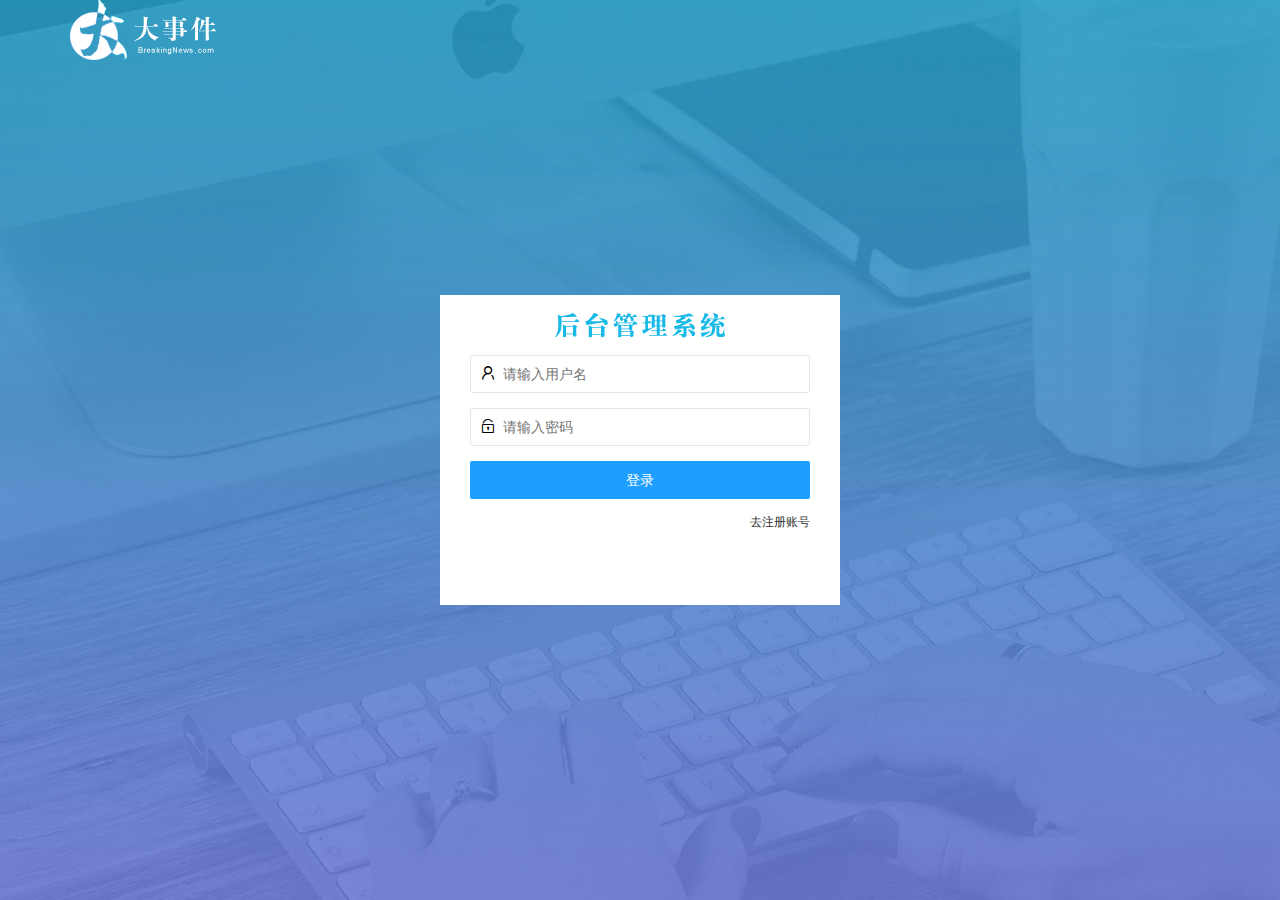
<file: login.html>
<!DOCTYPE html>
<html lang="en">

<head>
    <meta charset="UTF-8">
    <meta http-equiv="X-UA-Compatible" content="IE=edge">
    <meta name="viewport" content="width=device-width, initial-scale=1.0">
    <title>大事件-登录/注册</title>
    <!-- 导入layui样式 -->
    <link rel="stylesheet" href="/assets/lib/layui/css/layui.css">
    <!-- 导入自己的样式表 -->
    <link rel="stylesheet" href="/assets/css/login.css">
</head>

<body>
    <!-- 头部logo区域 -->
    <div class="layui-main">
        <img src="/assets/images/logo.png" alt="" />
    </div>

    <!-- 登录/注册区域 -->
    <div class="loginAndRegBox">
        <div class="title-box"></div>
        <!-- 登录的div -->
        <div class="login-box">
            <!-- 登录表单 -->
            <form class="layui-form" id="form_login">
                <!-- 用户名 -->
                <div class="layui-form-item">
                    <i class="layui-icon layui-icon-username"></i>
                    <input type="text" name="username" required lay-verify="required" placeholder="请输入用户名"
                        autocomplete="off" class="layui-input">
                </div>
                <!-- 密码 -->
                <div class="layui-form-item">
                    <i class="layui-icon layui-icon-password"></i>
                    <input type="password" name="password" required lay-verify="required|pwd" placeholder="请输入密码"
                        autocomplete="off" class="layui-input">
                </div>
                <!-- 登录按钮 -->
                <div class="layui-form-item">
                    <!-- 注意：表单提交按钮和普通按钮的区别是lay-submit属性 -->
                    <button class="layui-btn layui-btn-fluid layui-btn-normal" lay-submit>登录</button>
                </div>
                <div class="layui-form-item links">
                    <a href="javascript:;" id="link_reg">去注册账号</a>
                </div>
            </form>

        </div>

        <!-- 注册的div -->
        <div class="reg-box">
            <!-- 注册表单 -->
            <form class="layui-form" id="form_reg">
                <!-- 注册用户名 -->
                <div class="layui-form-item">
                    <i class="layui-icon layui-icon-username"></i>
                    <input type="text" name="username" required lay-verify="required" placeholder="请输入用户名"
                        autocomplete="off" class="layui-input">
                </div>
                <!-- 密码 -->
                <div class="layui-form-item">
                    <i class="layui-icon layui-icon-password"></i>
                    <input type="password" name="password" required lay-verify="required|pwd" placeholder="请输入密码"
                        autocomplete="off" class="layui-input">
                </div>
                <!-- 验证密码 -->
                <div class="layui-form-item">
                    <i class="layui-icon layui-icon-password"></i>
                    <input type="password" name="repassword" required lay-verify="required|pwd|repwd"
                        placeholder="再次输入密码" autocomplete="off" class="layui-input">
                </div>
                <!-- 注册按钮 -->
                <div class="layui-form-item">
                    <!-- 注意：表单提交按钮和普通按钮的区别是lay-submit属性 -->
                    <button class="layui-btn layui-btn-fluid layui-btn-normal" lay-submit>注册账号</button>
                </div>
                <div class="layui-form-item links">
                    <a href="javascript:;" id="link_login">已有账号？去登录</a>
                </div>
            </form>

        </div>
    </div>

    <!-- 导入layui的js文件 -->
    <script src="/assets/lib/layui/layui.all.js"></script>
    <!-- 导入jquery -->
    <script src="/assets/lib/jquery.js"></script>
    <!-- 导入自己封装的baseAPI文件 -->
    <script src="/assets/js/baseAPI.js"></script>
    <!-- 导入自己的脚本 -->
    <script src="/assets/js/login.js"></script>
</body>

</html>
</file>
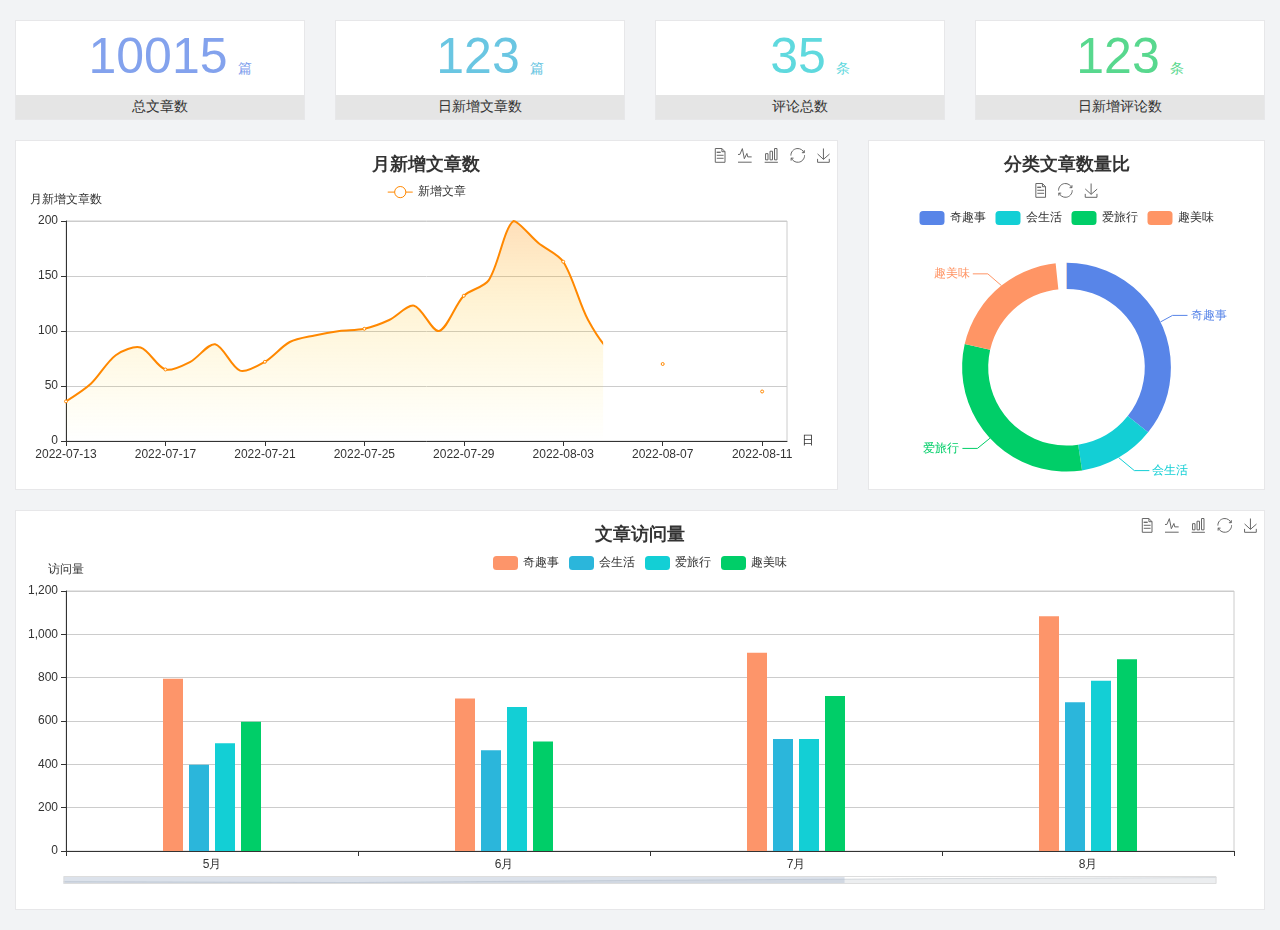
<file: home/dashboard.html>
<!DOCTYPE html>
<html lang="en">

<head>
  <meta charset="UTF-8">
  <meta name="viewport" content="width=device-width, initial-scale=1.0">
  <meta http-equiv="X-UA-Compatible" content="ie=edge">
  <title>图表统计</title>
  <link rel="stylesheet" href="../../assets/lib/bootstrap.css" />
  <link rel="stylesheet" href="../../assets/lib/main.css" />
  <script src="../../assets/lib/jquery.js"></script>
  <script type="text/javascript" src="../../assets/lib/echarts.min.js"></script>
</head>

<body>
  <div class="container-fluid">
    <div class="row spannel_list">
      <div class="col-sm-3 col-xs-6">
        <div class="spannel">
          <em>10015</em><span>篇</span>
          <b>总文章数</b>
        </div>
      </div>
      <div class="col-sm-3 col-xs-6">
        <div class="spannel scolor01">
          <em>123</em><span>篇</span>
          <b>日新增文章数</b>
        </div>
      </div>
      <div class="col-sm-3 col-xs-6">
        <div class="spannel scolor02">
          <em>35</em><span>条</span>
          <b>评论总数</b>
        </div>
      </div>
      <div class="col-sm-3 col-xs-6">
        <div class="spannel scolor03">
          <em>123</em><span>条</span>
          <b>日新增评论数</b>
        </div>
      </div>
    </div>
  </div>

  <div class="container-fluid">
    <div class="row curve-pie">
      <div class="col-lg-8 col-md-8">
        <div class="gragh_pannel" id="curve_show"></div>
      </div>
      <div class="col-lg-4 col-md-4">
        <div class="gragh_pannel" id="pie_show"></div>
      </div>
    </div>
  </div>

  <div class="container-fluid">
    <div class="column_pannel" id="column_show"></div>
  </div>

  <script>
    var oChart = echarts.init(document.getElementById('curve_show'));
    var aList_all = [
      { 'count': 36, 'date': '2022-07-13' },
      { 'count': 52, 'date': '2022-07-14' },
      { 'count': 78, 'date': '2022-07-15' },
      { 'count': 85, 'date': '2022-07-16' },
      { 'count': 65, 'date': '2022-07-17' },
      { 'count': 72, 'date': '2022-07-18' },
      { 'count': 88, 'date': '2022-07-19' },
      { 'count': 64, 'date': '2022-07-20' },
      { 'count': 72, 'date': '2022-07-21' },
      { 'count': 90, 'date': '2022-07-22' },
      { 'count': 96, 'date': '2022-07-23' },
      { 'count': 100, 'date': '2022-07-24' },
      { 'count': 102, 'date': '2022-07-25' },
      { 'count': 110, 'date': '2022-07-26' },
      { 'count': 123, 'date': '2022-07-27' },
      { 'count': 100, 'date': '2022-07-28' },
      { 'count': 132, 'date': '2022-07-29' },
      { 'count': 146, 'date': '2022-07-30' },
      { 'count': 200, 'date': '2022-08-01' },
      { 'count': 180, 'date': '2022-08-02' },
      { 'count': 163, 'date': '2022-08-03' },
      { 'count': 110, 'date': '2022-08-04' },
      { 'count': 80, 'date': '2022-08-05' },
      { 'count': 82, 'date': '2022-08-06' },
      { 'count': 70, 'date': '2022-08-07' },
      { 'count': 65, 'date': '2022-08-08' },
      { 'count': 54, 'date': '2022-08-09' },
      { 'count': 40, 'date': '2022-08-10' },
      { 'count': 45, 'date': '2022-08-11' },
      { 'count': 38, 'date': '2022-08-12' },
    ];

    let aCount = [];
    let aDate = [];

    for (var i = 0; i < aList_all.length; i++) {
      aCount.push(aList_all[i].count);
      aDate.push(aList_all[i].date);
    }

    var chartopt = {
      title: {
        text: '月新增文章数',
        left: 'center',
        top: '10'
      },
      tooltip: {
        trigger: 'axis'
      },
      legend: {
        data: ['新增文章'],
        top: '40'
      },
      toolbox: {
        show: true,
        feature: {
          mark: { show: true },
          dataView: { show: true, readOnly: false },
          magicType: { show: true, type: ['line', 'bar'] },
          restore: { show: true },
          saveAsImage: { show: true }
        }
      },
      calculable: true,
      xAxis: [
        {
          name: '日',
          type: 'category',
          boundaryGap: false,
          data: aDate
        }
      ],
      yAxis: [
        {
          name: '月新增文章数',
          type: 'value'
        }
      ],
      series: [
        {
          name: '新增文章',
          type: 'line',
          smooth: true,
          itemStyle: { normal: { areaStyle: { type: 'default' }, color: '#f80' }, lineStyle: { color: '#f80' } },
          data: aCount
        }],
      areaStyle: {
        normal: {
          color: new echarts.graphic.LinearGradient(0, 0, 0, 1, [{
            offset: 0,
            color: 'rgba(255,136,0,0.39)'
          }, {
            offset: .34,
            color: 'rgba(255,180,0,0.25)'
          }, {
            offset: 1,
            color: 'rgba(255,222,0,0.00)'
          }])

        }
      },
      grid: {
        show: true,
        x: 50,
        x2: 50,
        y: 80,
        height: 220
      }
    };

    oChart.setOption(chartopt);


    var oPie = echarts.init(document.getElementById('pie_show'));
    var oPieopt =
    {
      title: {
        top: 10,
        text: '分类文章数量比',
        x: 'center'
      },
      tooltip: {
        trigger: 'item',
        formatter: "{a} <br/>{b} : {c} ({d}%)"
      },
      color: ['#5885e8', '#13cfd5', '#00ce68', '#ff9565'],
      legend: {
        x: 'center',
        top: 65,
        data: ['奇趣事', '会生活', '爱旅行', '趣美味']
      },
      toolbox: {
        show: true,
        x: 'center',
        top: 35,
        feature: {
          mark: { show: true },
          dataView: { show: true, readOnly: false },
          magicType: {
            show: true,
            type: ['pie', 'funnel'],
            option: {
              funnel: {
                x: '25%',
                width: '50%',
                funnelAlign: 'left',
                max: 1548
              }
            }
          },
          restore: { show: true },
          saveAsImage: { show: true }
        }
      },
      calculable: true,
      series: [
        {
          name: '访问来源',
          type: 'pie',
          radius: ['45%', '60%'],
          center: ['50%', '65%'],
          data: [
            { value: 300, name: '奇趣事' },
            { value: 100, name: '会生活' },
            { value: 260, name: '爱旅行' },
            { value: 180, name: '趣美味' }
          ]
        }
      ]
    };
    oPie.setOption(oPieopt);



    var oColumn = this.echarts.init(document.getElementById('column_show'));
    var oColumnopt =
    {
      title: {
        text: '文章访问量',
        left: 'center',
        top: '10'
      },
      tooltip: {
        trigger: 'axis'
      },
      legend: {
        data: ['奇趣事', '会生活', '爱旅行', '趣美味'],
        top: '40'
      },
      toolbox: {
        show: true,
        feature: {
          mark: { show: true },
          dataView: { show: true, readOnly: false },
          magicType: { show: true, type: ['line', 'bar'] },
          restore: { show: true },
          saveAsImage: { show: true }
        }
      },
      calculable: true,
      xAxis: [
        {
          type: 'category',
          data: ['5月', '6月', '7月', '8月', '9月']
        }
      ],
      yAxis: [
        {
          name: '访问量',
          type: 'value'
        }
      ],
      series: [
        {
          name: '奇趣事',
          type: 'bar',
          barWidth: 20,
          itemStyle: {
            normal: { areaStyle: { type: 'default' }, color: '#fd956a' }
          },
          data: [800, 708, 920, 1090, 1200]
        },
        {
          name: '会生活',
          type: 'bar',
          barWidth: 20,
          itemStyle: {
            normal: { areaStyle: { type: 'default' }, color: '#2bb6db' }
          },
          data: [400, 468, 520, 690, 800]
        },
        {
          name: '爱旅行',
          type: 'bar',
          barWidth: 20,
          itemStyle: {
            normal: { areaStyle: { type: 'default' }, color: '#13cfd5' }
          },
          data: [500, 668, 520, 790, 900]
        },
        {
          name: '趣美味',
          type: 'bar',
          barWidth: 20,
          itemStyle: {
            normal: { areaStyle: { type: 'default' }, color: '#00ce68' }
          },
          data: [600, 508, 720, 890, 1000]
        }
      ],
      grid: {
        show: true,
        x: 50,
        x2: 30,
        y: 80,
        height: 260
      },
      dataZoom: [//给x轴设置滚动条
        {
          start: 0,//默认为0
          end: 100 - 1000 / 31,//默认为100
          type: 'slider',
          show: true,
          xAxisIndex: [0],
          handleSize: 0,//滑动条的 左右2个滑动条的大小
          height: 8,//组件高度
          left: 45, //左边的距离
          right: 50,//右边的距离
          bottom: 26,//右边的距离
          handleColor: '#ddd',//h滑动图标的颜色
          handleStyle: {
            borderColor: "#cacaca",
            borderWidth: "1",
            shadowBlur: 2,
            background: "#ddd",
            shadowColor: "#ddd",
          }
        }]
    };
    oColumn.setOption(oColumnopt);
  </script>
</body>

</html>
</file>
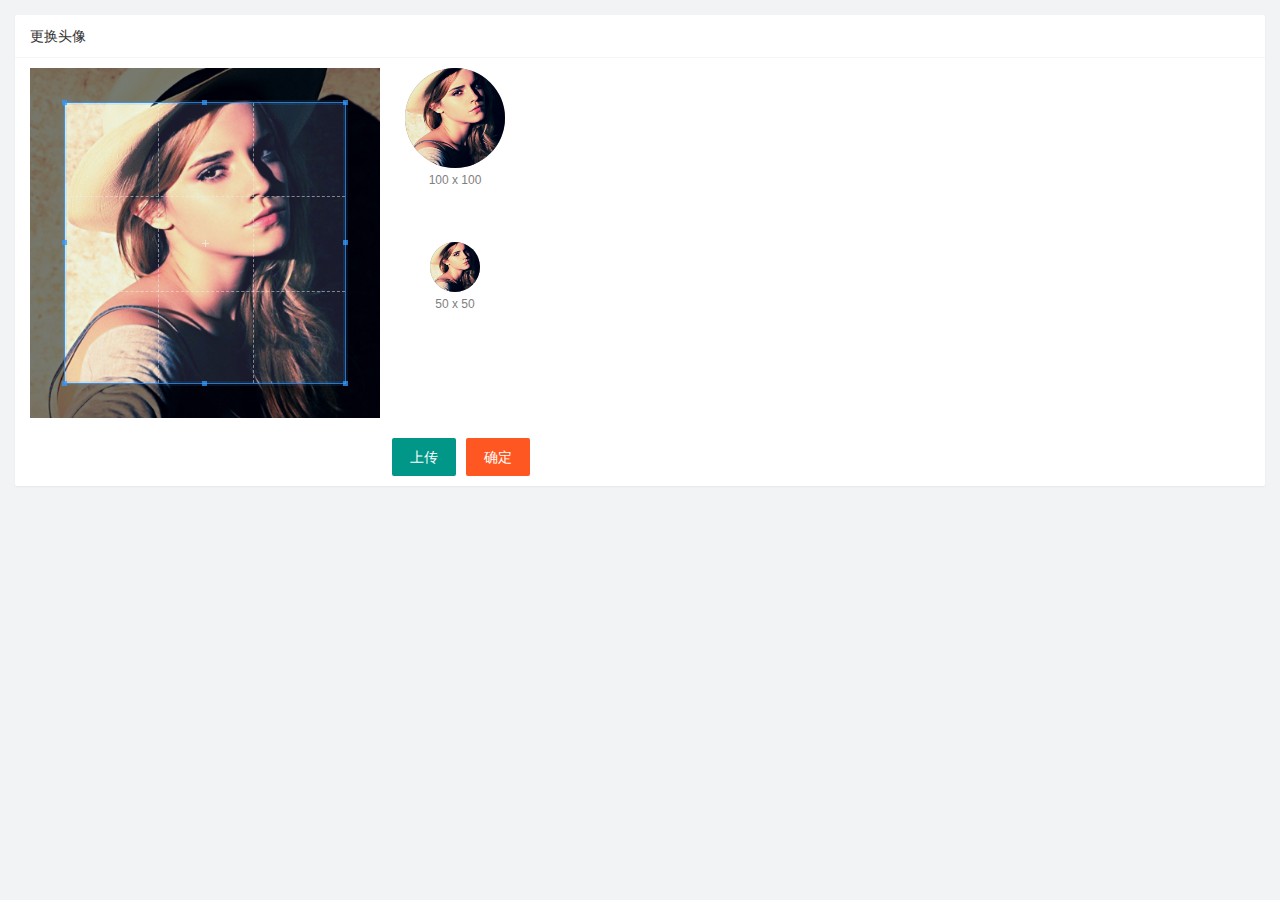
<file: user/userAvatar.html>
<!DOCTYPE html>
<html lang="en">

<head>
    <meta charset="UTF-8">
    <meta http-equiv="X-UA-Compatible" content="IE=edge">
    <meta name="viewport" content="width=device-width, initial-scale=1.0">
    <title>Document</title>
    <link rel="stylesheet" href="/assets/lib/layui/css/layui.css">
    <link rel="stylesheet" href="/assets/css/user/userAvatar.css">
    <!-- 导入cropper -->
    <link rel="stylesheet" href="/assets/lib/cropper/cropper.css">
</head>

<body>
    <!-- 卡片区域 -->
    <div class="layui-card">
        <div class="layui-card-header">更换头像</div>
        <div class="layui-card-body">
            <!-- 第一行的图片裁剪和预览区域 -->
            <div class="row1">
                <!-- 图片裁剪区域 -->
                <div class="cropper-box">
                    <!-- 这个 img 标签很重要，将来会把它初始化为裁剪区域 -->
                    <img id="image" src="/assets/images/sample.jpg" />
                </div>
                <!-- 图片的预览区域 -->
                <div class="preview-box">
                    <div>
                        <!-- 宽高为 100px 的预览区域 -->
                        <div class="img-preview w100"></div>
                        <p class="size">100 x 100</p>
                    </div>
                    <div>
                        <!-- 宽高为 50px 的预览区域 -->
                        <div class="img-preview w50"></div>
                        <p class="size">50 x 50</p>
                    </div>
                </div>
            </div>

            <!-- 第二行的按钮区域 -->
            <div class="row2">
                <!-- 通过accept属性可以指定允许用户选择什么类型的文件 -->
                <input type="file" id="file" accept="image/png, image/jpeg">
                <button type="button" class="layui-btn" id="btnChooseImg">上传</button>
                <button type="button" class="layui-btn layui-btn-danger" id="btnUpload">确定</button>
            </div>
        </div>
    </div>
    <script src="/assets/lib/layui/layui.all.js"></script>
    <script src="/assets/lib/jquery.js"></script>
    <script src="/assets/lib/cropper/Cropper.js"></script>
    <script src="/assets/lib/cropper/jquery-cropper.js"></script>
    <script src="/assets/js/baseAPI.js"></script>
    <script src="/assets/js/user/userAvatar.js"></script>
</body>

</html>
</file>
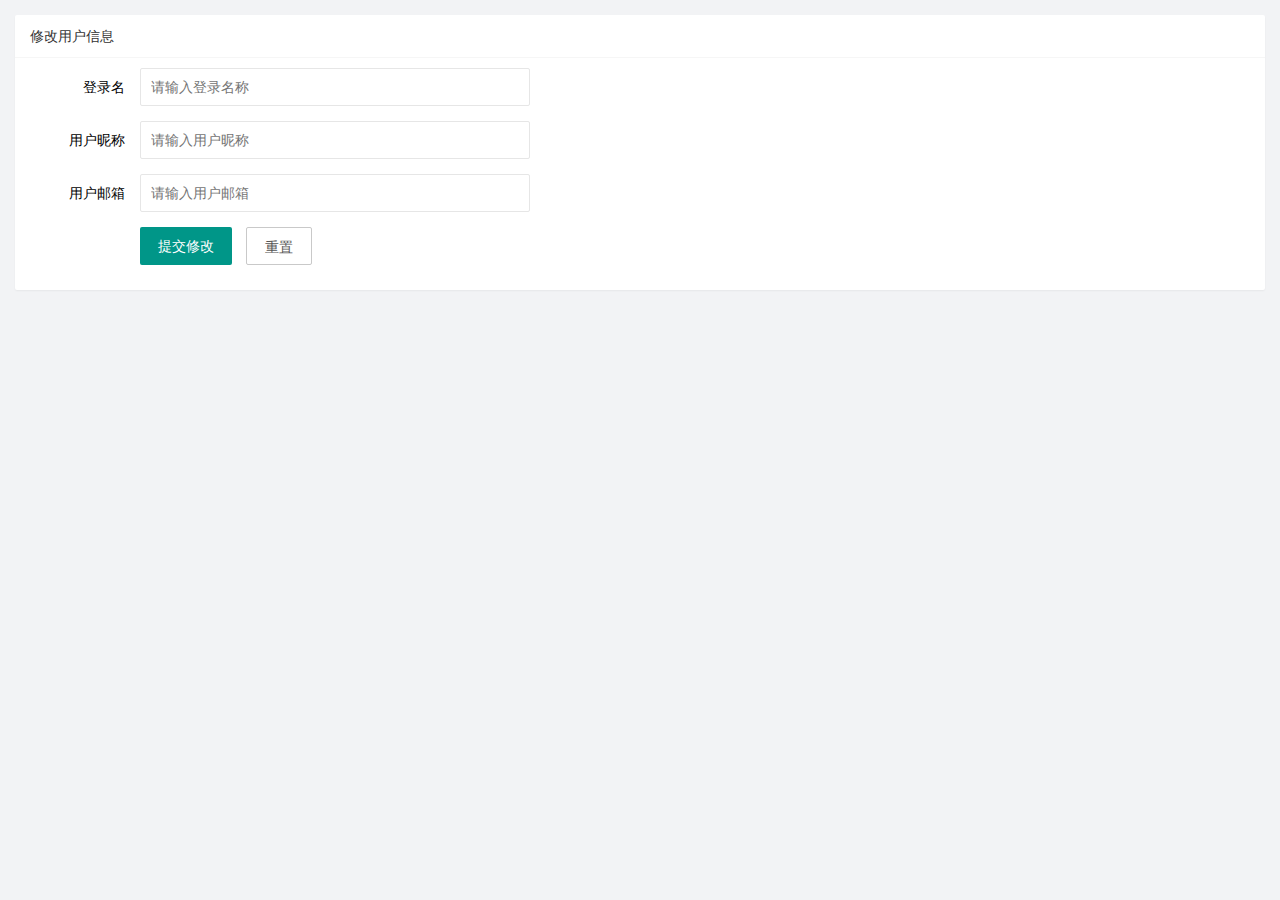
<file: user/userInfo.html>
<!DOCTYPE html>
<html lang="en">

<head>
    <meta charset="UTF-8">
    <meta http-equiv="X-UA-Compatible" content="IE=edge">
    <meta name="viewport" content="width=device-width, initial-scale=1.0">
    <title>个人信息</title>
    <!-- 导入layui的样式 -->
    <link rel="stylesheet" href="/assets/lib/layui/css/layui.css">
    <!-- 导入自己的样式表 -->
    <link rel="stylesheet" href="/assets/css/user/userInfo.css">
</head>

<body>
    <!-- 卡片区域 -->
    <div class="layui-card">
        <div class="layui-card-header">修改用户信息</div>
        <div class="layui-card-body">
            <!-- form表单区域 -->
            <form class="layui-form" lay-filter="formUserInfo">
                <!-- 隐藏域 -->
                <input type="hidden" name="id" />
                <div class="layui-form-item">
                    <label class="layui-form-label">登录名</label>
                    <div class="layui-input-block">
                        <input type="text" name="username" required lay-verify="required" placeholder="请输入登录名称"
                            autocomplete="off" class="layui-input" readonly>
                    </div>
                </div>

                <div class="layui-form-item">
                    <label class="layui-form-label">用户昵称</label>
                    <div class="layui-input-block">
                        <input type="text" name="nickname" required lay-verify="required|nickname" placeholder="请输入用户昵称"
                            autocomplete="off" class="layui-input">
                    </div>
                </div>

                <div class="layui-form-item">
                    <label class="layui-form-label">用户邮箱</label>
                    <div class="layui-input-block">
                        <input type="text" name="email" required lay-verify="required|email" placeholder="请输入用户邮箱"
                            autocomplete="off" class="layui-input">
                    </div>
                </div>

                <div class="layui-form-item">
                    <div class="layui-input-block">
                        <button class="layui-btn" lay-submit lay-filter="formDemo">提交修改</button>
                        <button type="reset" class="layui-btn layui-btn-primary" id="btnReset">重置</button>
                    </div>
                </div>
            </form>
        </div>
    </div>

    <!-- 导入layui的js文件 -->
    <script src="/assets/lib/layui/layui.all.js"></script>
    <!-- jQuery -->
    <script src="/assets/lib/jquery.js"></script>
    <!-- 导入baseAPI -->
    <script src="/assets/js/baseAPI.js"></script>
    <!-- 自己的js -->
    <script src="/assets/js/user/userInfo.js"></script>
</body>

</html>
</file>
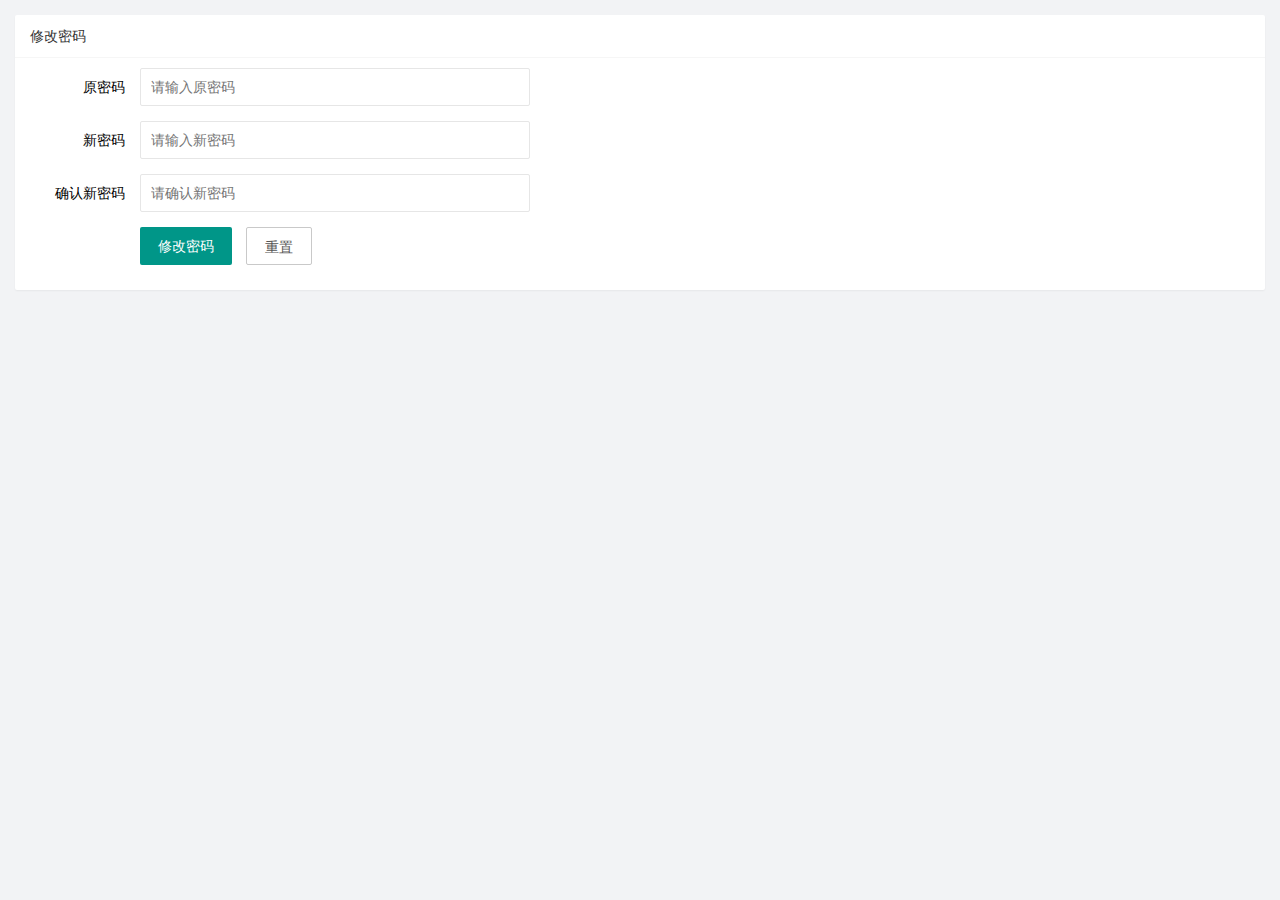
<file: user/userPwd.html>
<!DOCTYPE html>
<html lang="en">

<head>
    <meta charset="UTF-8">
    <meta http-equiv="X-UA-Compatible" content="IE=edge">
    <meta name="viewport" content="width=device-width, initial-scale=1.0">
    <title>Document</title>
    <link rel="stylesheet" href="/assets/lib/layui/css/layui.css">
    <link rel="stylesheet" href="/assets/css/user/userPwd.css">
</head>

<body>
    <!-- 卡片部分 -->
    <div class="layui-card">
        <div class="layui-card-header">修改密码</div>
        <div class="layui-card-body">
            <form class="layui-form">
                <div class="layui-form-item">
                    <label class="layui-form-label">原密码</label>
                    <div class="layui-input-block">
                        <input type="password" name="oldPwd" required lay-verify="required|pwd" placeholder="请输入原密码"
                            autocomplete="off" class="layui-input">
                    </div>
                </div>
                <div class="layui-form-item">
                    <label class="layui-form-label">新密码</label>
                    <div class="layui-input-block">
                        <input type="password" name="newPwd" required lay-verify="required|pwd|samePwd"
                            placeholder="请输入新密码" autocomplete="off" class="layui-input">
                    </div>
                </div>
                <div class="layui-form-item">
                    <label class="layui-form-label">确认新密码</label>
                    <div class="layui-input-block">
                        <input type="password" name="rePwd" required lay-verify="required|pwd|rePwd"
                            placeholder="请确认新密码" autocomplete="off" class="layui-input">
                    </div>
                </div>
                <div class="layui-form-item">
                    <div class="layui-input-block">
                        <button class="layui-btn" lay-submit lay-filter="formDemo">修改密码</button>
                        <button type="reset" class="layui-btn layui-btn-primary">重置</button>
                    </div>
                </div>
            </form>
        </div>
    </div>
    <!-- layui JS -->
    <script src="/assets/lib/layui/layui.all.js"></script>
    <!-- jQuery -->
    <script src="/assets/lib/jquery.js"></script>
    <!-- baseAPi -->
    <script src="/assets/js/baseAPI.js"></script>
    <!-- 自己的js -->
    <script src="/assets/js/user/userPwd.js"></script>
</body>

</html>
</file>
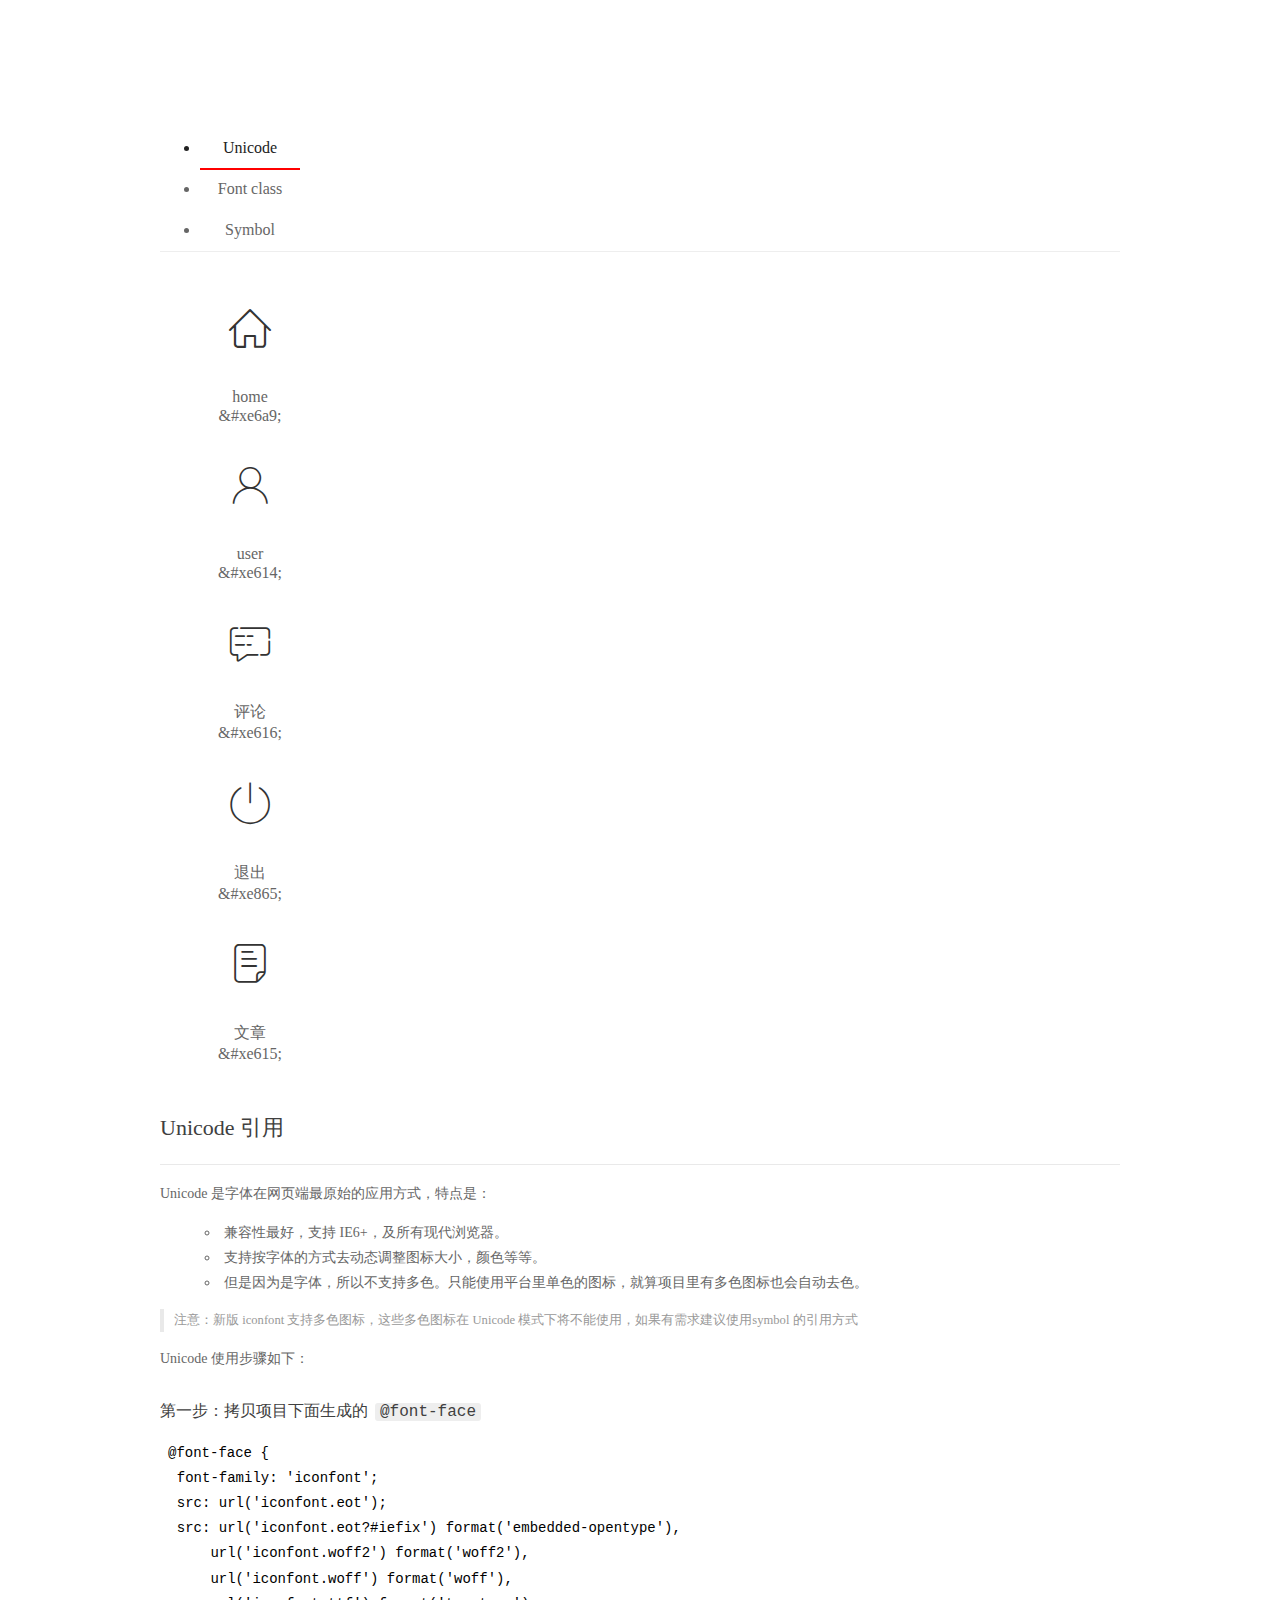
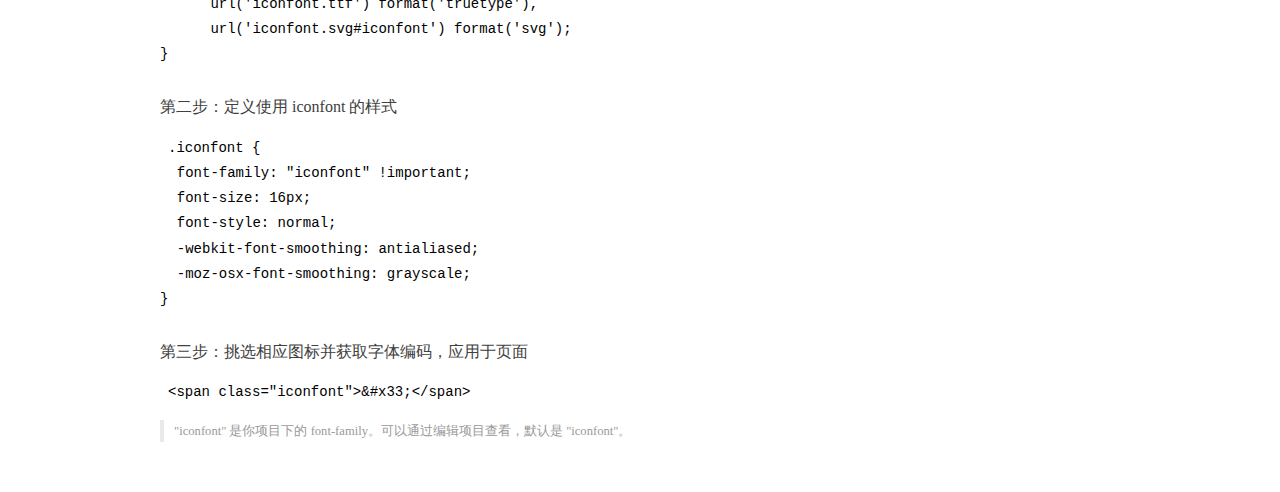
<file: assets/fonts/demo_index.html>
<!DOCTYPE html>
<html>
<head>
  <meta charset="utf-8"/>
  <title>IconFont Demo</title>
  <link rel="shortcut icon" href="https://gtms04.alicdn.com/tps/i4/TB1_oz6GVXXXXaFXpXXJDFnIXXX-64-64.ico" type="image/x-icon"/>
  <link rel="stylesheet" href="https://g.alicdn.com/thx/cube/1.3.2/cube.min.css">
  <link rel="stylesheet" href="demo.css">
  <link rel="stylesheet" href="iconfont.css">
  <script src="iconfont.js"></script>
  <!-- jQuery -->
  <script src="https://a1.alicdn.com/oss/uploads/2018/12/26/7bfddb60-08e8-11e9-9b04-53e73bb6408b.js"></script>
  <!-- 代码高亮 -->
  <script src="https://a1.alicdn.com/oss/uploads/2018/12/26/a3f714d0-08e6-11e9-8a15-ebf944d7534c.js"></script>
</head>
<body>
  <div class="main">
    <h1 class="logo"><a href="https://www.iconfont.cn/" title="iconfont 首页" target="_blank">&#xe86b;</a></h1>
    <div class="nav-tabs">
      <ul id="tabs" class="dib-box">
        <li class="dib active"><span>Unicode</span></li>
        <li class="dib"><span>Font class</span></li>
        <li class="dib"><span>Symbol</span></li>
      </ul>
      
    </div>
    <div class="tab-container">
      <div class="content unicode" style="display: block;">
          <ul class="icon_lists dib-box">
          
            <li class="dib">
              <span class="icon iconfont">&#xe6a9;</span>
                <div class="name">home</div>
                <div class="code-name">&amp;#xe6a9;</div>
              </li>
          
            <li class="dib">
              <span class="icon iconfont">&#xe614;</span>
                <div class="name">user</div>
                <div class="code-name">&amp;#xe614;</div>
              </li>
          
            <li class="dib">
              <span class="icon iconfont">&#xe616;</span>
                <div class="name">评论</div>
                <div class="code-name">&amp;#xe616;</div>
              </li>
          
            <li class="dib">
              <span class="icon iconfont">&#xe865;</span>
                <div class="name">退出</div>
                <div class="code-name">&amp;#xe865;</div>
              </li>
          
            <li class="dib">
              <span class="icon iconfont">&#xe615;</span>
                <div class="name">文章</div>
                <div class="code-name">&amp;#xe615;</div>
              </li>
          
          </ul>
          <div class="article markdown">
          <h2 id="unicode-">Unicode 引用</h2>
          <hr>

          <p>Unicode 是字体在网页端最原始的应用方式，特点是：</p>
          <ul>
            <li>兼容性最好，支持 IE6+，及所有现代浏览器。</li>
            <li>支持按字体的方式去动态调整图标大小，颜色等等。</li>
            <li>但是因为是字体，所以不支持多色。只能使用平台里单色的图标，就算项目里有多色图标也会自动去色。</li>
          </ul>
          <blockquote>
            <p>注意：新版 iconfont 支持多色图标，这些多色图标在 Unicode 模式下将不能使用，如果有需求建议使用symbol 的引用方式</p>
          </blockquote>
          <p>Unicode 使用步骤如下：</p>
          <h3 id="-font-face">第一步：拷贝项目下面生成的 <code>@font-face</code></h3>
<pre><code class="language-css"
>@font-face {
  font-family: 'iconfont';
  src: url('iconfont.eot');
  src: url('iconfont.eot?#iefix') format('embedded-opentype'),
      url('iconfont.woff2') format('woff2'),
      url('iconfont.woff') format('woff'),
      url('iconfont.ttf') format('truetype'),
      url('iconfont.svg#iconfont') format('svg');
}
</code></pre>
          <h3 id="-iconfont-">第二步：定义使用 iconfont 的样式</h3>
<pre><code class="language-css"
>.iconfont {
  font-family: "iconfont" !important;
  font-size: 16px;
  font-style: normal;
  -webkit-font-smoothing: antialiased;
  -moz-osx-font-smoothing: grayscale;
}
</code></pre>
          <h3 id="-">第三步：挑选相应图标并获取字体编码，应用于页面</h3>
<pre>
<code class="language-html"
>&lt;span class="iconfont"&gt;&amp;#x33;&lt;/span&gt;
</code></pre>
          <blockquote>
            <p>"iconfont" 是你项目下的 font-family。可以通过编辑项目查看，默认是 "iconfont"。</p>
          </blockquote>
          </div>
      </div>
      <div class="content font-class">
        <ul class="icon_lists dib-box">
          
          <li class="dib">
            <span class="icon iconfont icon-home"></span>
            <div class="name">
              home
            </div>
            <div class="code-name">.icon-home
            </div>
          </li>
          
          <li class="dib">
            <span class="icon iconfont icon-user"></span>
            <div class="name">
              user
            </div>
            <div class="code-name">.icon-user
            </div>
          </li>
          
          <li class="dib">
            <span class="icon iconfont icon-pinglun"></span>
            <div class="name">
              评论
            </div>
            <div class="code-name">.icon-pinglun
            </div>
          </li>
          
          <li class="dib">
            <span class="icon iconfont icon-tuichu"></span>
            <div class="name">
              退出
            </div>
            <div class="code-name">.icon-tuichu
            </div>
          </li>
          
          <li class="dib">
            <span class="icon iconfont icon-16"></span>
            <div class="name">
              文章
            </div>
            <div class="code-name">.icon-16
            </div>
          </li>
          
        </ul>
        <div class="article markdown">
        <h2 id="font-class-">font-class 引用</h2>
        <hr>

        <p>font-class 是 Unicode 使用方式的一种变种，主要是解决 Unicode 书写不直观，语意不明确的问题。</p>
        <p>与 Unicode 使用方式相比，具有如下特点：</p>
        <ul>
          <li>兼容性良好，支持 IE8+，及所有现代浏览器。</li>
          <li>相比于 Unicode 语意明确，书写更直观。可以很容易分辨这个 icon 是什么。</li>
          <li>因为使用 class 来定义图标，所以当要替换图标时，只需要修改 class 里面的 Unicode 引用。</li>
          <li>不过因为本质上还是使用的字体，所以多色图标还是不支持的。</li>
        </ul>
        <p>使用步骤如下：</p>
        <h3 id="-fontclass-">第一步：引入项目下面生成的 fontclass 代码：</h3>
<pre><code class="language-html">&lt;link rel="stylesheet" href="./iconfont.css"&gt;
</code></pre>
        <h3 id="-">第二步：挑选相应图标并获取类名，应用于页面：</h3>
<pre><code class="language-html">&lt;span class="iconfont icon-xxx"&gt;&lt;/span&gt;
</code></pre>
        <blockquote>
          <p>"
            iconfont" 是你项目下的 font-family。可以通过编辑项目查看，默认是 "iconfont"。</p>
        </blockquote>
      </div>
      </div>
      <div class="content symbol">
          <ul class="icon_lists dib-box">
          
            <li class="dib">
                <svg class="icon svg-icon" aria-hidden="true">
                  <use xlink:href="#icon-home"></use>
                </svg>
                <div class="name">home</div>
                <div class="code-name">#icon-home</div>
            </li>
          
            <li class="dib">
                <svg class="icon svg-icon" aria-hidden="true">
                  <use xlink:href="#icon-user"></use>
                </svg>
                <div class="name">user</div>
                <div class="code-name">#icon-user</div>
            </li>
          
            <li class="dib">
                <svg class="icon svg-icon" aria-hidden="true">
                  <use xlink:href="#icon-pinglun"></use>
                </svg>
                <div class="name">评论</div>
                <div class="code-name">#icon-pinglun</div>
            </li>
          
            <li class="dib">
                <svg class="icon svg-icon" aria-hidden="true">
                  <use xlink:href="#icon-tuichu"></use>
                </svg>
                <div class="name">退出</div>
                <div class="code-name">#icon-tuichu</div>
            </li>
          
            <li class="dib">
                <svg class="icon svg-icon" aria-hidden="true">
                  <use xlink:href="#icon-16"></use>
                </svg>
                <div class="name">文章</div>
                <div class="code-name">#icon-16</div>
            </li>
          
          </ul>
          <div class="article markdown">
          <h2 id="symbol-">Symbol 引用</h2>
          <hr>

          <p>这是一种全新的使用方式，应该说这才是未来的主流，也是平台目前推荐的用法。相关介绍可以参考这篇<a href="">文章</a>
            这种用法其实是做了一个 SVG 的集合，与另外两种相比具有如下特点：</p>
          <ul>
            <li>支持多色图标了，不再受单色限制。</li>
            <li>通过一些技巧，支持像字体那样，通过 <code>font-size</code>, <code>color</code> 来调整样式。</li>
            <li>兼容性较差，支持 IE9+，及现代浏览器。</li>
            <li>浏览器渲染 SVG 的性能一般，还不如 png。</li>
          </ul>
          <p>使用步骤如下：</p>
          <h3 id="-symbol-">第一步：引入项目下面生成的 symbol 代码：</h3>
<pre><code class="language-html">&lt;script src="./iconfont.js"&gt;&lt;/script&gt;
</code></pre>
          <h3 id="-css-">第二步：加入通用 CSS 代码（引入一次就行）：</h3>
<pre><code class="language-html">&lt;style&gt;
.icon {
  width: 1em;
  height: 1em;
  vertical-align: -0.15em;
  fill: currentColor;
  overflow: hidden;
}
&lt;/style&gt;
</code></pre>
          <h3 id="-">第三步：挑选相应图标并获取类名，应用于页面：</h3>
<pre><code class="language-html">&lt;svg class="icon" aria-hidden="true"&gt;
  &lt;use xlink:href="#icon-xxx"&gt;&lt;/use&gt;
&lt;/svg&gt;
</code></pre>
          </div>
      </div>

    </div>
  </div>
  <script>
  $(document).ready(function () {
      $('.tab-container .content:first').show()

      $('#tabs li').click(function (e) {
        var tabContent = $('.tab-container .content')
        var index = $(this).index()

        if ($(this).hasClass('active')) {
          return
        } else {
          $('#tabs li').removeClass('active')
          $(this).addClass('active')

          tabContent.hide().eq(index).fadeIn()
        }
      })
    })
  </script>
</body>
</html>
</file>
<file: assets/lib/layui/css/layui.css>
/** layui-v2.5.5 MIT License By https://www.layui.com */
 .layui-inline,img{display:inline-block;vertical-align:middle}h1,h2,h3,h4,h5,h6{font-weight:400}.layui-edge,.layui-header,.layui-inline,.layui-main{position:relative}.layui-body,.layui-edge,.layui-elip{overflow:hidden}.layui-btn,.layui-edge,.layui-inline,img{vertical-align:middle}.layui-btn,.layui-disabled,.layui-icon,.layui-unselect{-moz-user-select:none;-webkit-user-select:none;-ms-user-select:none}.layui-elip,.layui-form-checkbox span,.layui-form-pane .layui-form-label{text-overflow:ellipsis;white-space:nowrap}.layui-breadcrumb,.layui-tree-btnGroup{visibility:hidden}blockquote,body,button,dd,div,dl,dt,form,h1,h2,h3,h4,h5,h6,input,li,ol,p,pre,td,textarea,th,ul{margin:0;padding:0;-webkit-tap-highlight-color:rgba(0,0,0,0)}a:active,a:hover{outline:0}img{border:none}li{list-style:none}table{border-collapse:collapse;border-spacing:0}h4,h5,h6{font-size:100%}button,input,optgroup,option,select,textarea{font-family:inherit;font-size:inherit;font-style:inherit;font-weight:inherit;outline:0}pre{white-space:pre-wrap;white-space:-moz-pre-wrap;white-space:-pre-wrap;white-space:-o-pre-wrap;word-wrap:break-word}body{line-height:24px;font:14px Helvetica Neue,Helvetica,PingFang SC,Tahoma,Arial,sans-serif}hr{height:1px;margin:10px 0;border:0;clear:both}a{color:#333;text-decoration:none}a:hover{color:#777}a cite{font-style:normal;*cursor:pointer}.layui-border-box,.layui-border-box *{box-sizing:border-box}.layui-box,.layui-box *{box-sizing:content-box}.layui-clear{clear:both;*zoom:1}.layui-clear:after{content:'\20';clear:both;*zoom:1;display:block;height:0}.layui-inline{*display:inline;*zoom:1}.layui-edge{display:inline-block;width:0;height:0;border-width:6px;border-style:dashed;border-color:transparent}.layui-edge-top{top:-4px;border-bottom-color:#999;border-bottom-style:solid}.layui-edge-right{border-left-color:#999;border-left-style:solid}.layui-edge-bottom{top:2px;border-top-color:#999;border-top-style:solid}.layui-edge-left{border-right-color:#999;border-right-style:solid}.layui-disabled,.layui-disabled:hover{color:#d2d2d2!important;cursor:not-allowed!important}.layui-circle{border-radius:100%}.layui-show{display:block!important}.layui-hide{display:none!important}@font-face{font-family:layui-icon;src:url(../font/iconfont.eot?v=250);src:url(../font/iconfont.eot?v=250#iefix) format('embedded-opentype'),url(../font/iconfont.woff2?v=250) format('woff2'),url(../font/iconfont.woff?v=250) format('woff'),url(../font/iconfont.ttf?v=250) format('truetype'),url(../font/iconfont.svg?v=250#layui-icon) format('svg')}.layui-icon{font-family:layui-icon!important;font-size:16px;font-style:normal;-webkit-font-smoothing:antialiased;-moz-osx-font-smoothing:grayscale}.layui-icon-reply-fill:before{content:"\e611"}.layui-icon-set-fill:before{content:"\e614"}.layui-icon-menu-fill:before{content:"\e60f"}.layui-icon-search:before{content:"\e615"}.layui-icon-share:before{content:"\e641"}.layui-icon-set-sm:before{content:"\e620"}.layui-icon-engine:before{content:"\e628"}.layui-icon-close:before{content:"\1006"}.layui-icon-close-fill:before{content:"\1007"}.layui-icon-chart-screen:before{content:"\e629"}.layui-icon-star:before{content:"\e600"}.layui-icon-circle-dot:before{content:"\e617"}.layui-icon-chat:before{content:"\e606"}.layui-icon-release:before{content:"\e609"}.layui-icon-list:before{content:"\e60a"}.layui-icon-chart:before{content:"\e62c"}.layui-icon-ok-circle:before{content:"\1005"}.layui-icon-layim-theme:before{content:"\e61b"}.layui-icon-table:before{content:"\e62d"}.layui-icon-right:before{content:"\e602"}.layui-icon-left:before{content:"\e603"}.layui-icon-cart-simple:before{content:"\e698"}.layui-icon-face-cry:before{content:"\e69c"}.layui-icon-face-smile:before{content:"\e6af"}.layui-icon-survey:before{content:"\e6b2"}.layui-icon-tree:before{content:"\e62e"}.layui-icon-upload-circle:before{content:"\e62f"}.layui-icon-add-circle:before{content:"\e61f"}.layui-icon-download-circle:before{content:"\e601"}.layui-icon-templeate-1:before{content:"\e630"}.layui-icon-util:before{content:"\e631"}.layui-icon-face-surprised:before{content:"\e664"}.layui-icon-edit:before{content:"\e642"}.layui-icon-speaker:before{content:"\e645"}.layui-icon-down:before{content:"\e61a"}.layui-icon-file:before{content:"\e621"}.layui-icon-layouts:before{content:"\e632"}.layui-icon-rate-half:before{content:"\e6c9"}.layui-icon-add-circle-fine:before{content:"\e608"}.layui-icon-prev-circle:before{content:"\e633"}.layui-icon-read:before{content:"\e705"}.layui-icon-404:before{content:"\e61c"}.layui-icon-carousel:before{content:"\e634"}.layui-icon-help:before{content:"\e607"}.layui-icon-code-circle:before{content:"\e635"}.layui-icon-water:before{content:"\e636"}.layui-icon-username:before{content:"\e66f"}.layui-icon-find-fill:before{content:"\e670"}.layui-icon-about:before{content:"\e60b"}.layui-icon-location:before{content:"\e715"}.layui-icon-up:before{content:"\e619"}.layui-icon-pause:before{content:"\e651"}.layui-icon-date:before{content:"\e637"}.layui-icon-layim-uploadfile:before{content:"\e61d"}.layui-icon-delete:before{content:"\e640"}.layui-icon-play:before{content:"\e652"}.layui-icon-top:before{content:"\e604"}.layui-icon-friends:before{content:"\e612"}.layui-icon-refresh-3:before{content:"\e9aa"}.layui-icon-ok:before{content:"\e605"}.layui-icon-layer:before{content:"\e638"}.layui-icon-face-smile-fine:before{content:"\e60c"}.layui-icon-dollar:before{content:"\e659"}.layui-icon-group:before{content:"\e613"}.layui-icon-layim-download:before{content:"\e61e"}.layui-icon-picture-fine:before{content:"\e60d"}.layui-icon-link:before{content:"\e64c"}.layui-icon-diamond:before{content:"\e735"}.layui-icon-log:before{content:"\e60e"}.layui-icon-rate-solid:before{content:"\e67a"}.layui-icon-fonts-del:before{content:"\e64f"}.layui-icon-unlink:before{content:"\e64d"}.layui-icon-fonts-clear:before{content:"\e639"}.layui-icon-triangle-r:before{content:"\e623"}.layui-icon-circle:before{content:"\e63f"}.layui-icon-radio:before{content:"\e643"}.layui-icon-align-center:before{content:"\e647"}.layui-icon-align-right:before{content:"\e648"}.layui-icon-align-left:before{content:"\e649"}.layui-icon-loading-1:before{content:"\e63e"}.layui-icon-return:before{content:"\e65c"}.layui-icon-fonts-strong:before{content:"\e62b"}.layui-icon-upload:before{content:"\e67c"}.layui-icon-dialogue:before{content:"\e63a"}.layui-icon-video:before{content:"\e6ed"}.layui-icon-headset:before{content:"\e6fc"}.layui-icon-cellphone-fine:before{content:"\e63b"}.layui-icon-add-1:before{content:"\e654"}.layui-icon-face-smile-b:before{content:"\e650"}.layui-icon-fonts-html:before{content:"\e64b"}.layui-icon-form:before{content:"\e63c"}.layui-icon-cart:before{content:"\e657"}.layui-icon-camera-fill:before{content:"\e65d"}.layui-icon-tabs:before{content:"\e62a"}.layui-icon-fonts-code:before{content:"\e64e"}.layui-icon-fire:before{content:"\e756"}.layui-icon-set:before{content:"\e716"}.layui-icon-fonts-u:before{content:"\e646"}.layui-icon-triangle-d:before{content:"\e625"}.layui-icon-tips:before{content:"\e702"}.layui-icon-picture:before{content:"\e64a"}.layui-icon-more-vertical:before{content:"\e671"}.layui-icon-flag:before{content:"\e66c"}.layui-icon-loading:before{content:"\e63d"}.layui-icon-fonts-i:before{content:"\e644"}.layui-icon-refresh-1:before{content:"\e666"}.layui-icon-rmb:before{content:"\e65e"}.layui-icon-home:before{content:"\e68e"}.layui-icon-user:before{content:"\e770"}.layui-icon-notice:before{content:"\e667"}.layui-icon-login-weibo:before{content:"\e675"}.layui-icon-voice:before{content:"\e688"}.layui-icon-upload-drag:before{content:"\e681"}.layui-icon-login-qq:before{content:"\e676"}.layui-icon-snowflake:before{content:"\e6b1"}.layui-icon-file-b:before{content:"\e655"}.layui-icon-template:before{content:"\e663"}.layui-icon-auz:before{content:"\e672"}.layui-icon-console:before{content:"\e665"}.layui-icon-app:before{content:"\e653"}.layui-icon-prev:before{content:"\e65a"}.layui-icon-website:before{content:"\e7ae"}.layui-icon-next:before{content:"\e65b"}.layui-icon-component:before{content:"\e857"}.layui-icon-more:before{content:"\e65f"}.layui-icon-login-wechat:before{content:"\e677"}.layui-icon-shrink-right:before{content:"\e668"}.layui-icon-spread-left:before{content:"\e66b"}.layui-icon-camera:before{content:"\e660"}.layui-icon-note:before{content:"\e66e"}.layui-icon-refresh:before{content:"\e669"}.layui-icon-female:before{content:"\e661"}.layui-icon-male:before{content:"\e662"}.layui-icon-password:before{content:"\e673"}.layui-icon-senior:before{content:"\e674"}.layui-icon-theme:before{content:"\e66a"}.layui-icon-tread:before{content:"\e6c5"}.layui-icon-praise:before{content:"\e6c6"}.layui-icon-star-fill:before{content:"\e658"}.layui-icon-rate:before{content:"\e67b"}.layui-icon-template-1:before{content:"\e656"}.layui-icon-vercode:before{content:"\e679"}.layui-icon-cellphone:before{content:"\e678"}.layui-icon-screen-full:before{content:"\e622"}.layui-icon-screen-restore:before{content:"\e758"}.layui-icon-cols:before{content:"\e610"}.layui-icon-export:before{content:"\e67d"}.layui-icon-print:before{content:"\e66d"}.layui-icon-slider:before{content:"\e714"}.layui-icon-addition:before{content:"\e624"}.layui-icon-subtraction:before{content:"\e67e"}.layui-icon-service:before{content:"\e626"}.layui-icon-transfer:before{content:"\e691"}.layui-main{width:1140px;margin:0 auto}.layui-header{z-index:1000;height:60px}.layui-header a:hover{transition:all .5s;-webkit-transition:all .5s}.layui-side{position:fixed;left:0;top:0;bottom:0;z-index:999;width:200px;overflow-x:hidden}.layui-side-scroll{position:relative;width:220px;height:100%;overflow-x:hidden}.layui-body{position:absolute;left:200px;right:0;top:0;bottom:0;z-index:998;width:auto;overflow-y:auto;box-sizing:border-box}.layui-layout-body{overflow:hidden}.layui-layout-admin .layui-header{background-color:#23262E}.layui-layout-admin .layui-side{top:60px;width:200px;overflow-x:hidden}.layui-layout-admin .layui-body{position:fixed;top:60px;bottom:44px}.layui-layout-admin .layui-main{width:auto;margin:0 15px}.layui-layout-admin .layui-footer{position:fixed;left:200px;right:0;bottom:0;height:44px;line-height:44px;padding:0 15px;background-color:#eee}.layui-layout-admin .layui-logo{position:absolute;left:0;top:0;width:200px;height:100%;line-height:60px;text-align:center;color:#009688;font-size:16px}.layui-layout-admin .layui-header .layui-nav{background:0 0}.layui-layout-left{position:absolute!important;left:200px;top:0}.layui-layout-right{position:absolute!important;right:0;top:0}.layui-container{position:relative;margin:0 auto;padding:0 15px;box-sizing:border-box}.layui-fluid{position:relative;margin:0 auto;padding:0 15px}.layui-row:after,.layui-row:before{content:'';display:block;clear:both}.layui-col-lg1,.layui-col-lg10,.layui-col-lg11,.layui-col-lg12,.layui-col-lg2,.layui-col-lg3,.layui-col-lg4,.layui-col-lg5,.layui-col-lg6,.layui-col-lg7,.layui-col-lg8,.layui-col-lg9,.layui-col-md1,.layui-col-md10,.layui-col-md11,.layui-col-md12,.layui-col-md2,.layui-col-md3,.layui-col-md4,.layui-col-md5,.layui-col-md6,.layui-col-md7,.layui-col-md8,.layui-col-md9,.layui-col-sm1,.layui-col-sm10,.layui-col-sm11,.layui-col-sm12,.layui-col-sm2,.layui-col-sm3,.layui-col-sm4,.layui-col-sm5,.layui-col-sm6,.layui-col-sm7,.layui-col-sm8,.layui-col-sm9,.layui-col-xs1,.layui-col-xs10,.layui-col-xs11,.layui-col-xs12,.layui-col-xs2,.layui-col-xs3,.layui-col-xs4,.layui-col-xs5,.layui-col-xs6,.layui-col-xs7,.layui-col-xs8,.layui-col-xs9{position:relative;display:block;box-sizing:border-box}.layui-col-xs1,.layui-col-xs10,.layui-col-xs11,.layui-col-xs12,.layui-col-xs2,.layui-col-xs3,.layui-col-xs4,.layui-col-xs5,.layui-col-xs6,.layui-col-xs7,.layui-col-xs8,.layui-col-xs9{float:left}.layui-col-xs1{width:8.33333333%}.layui-col-xs2{width:16.66666667%}.layui-col-xs3{width:25%}.layui-col-xs4{width:33.33333333%}.layui-col-xs5{width:41.66666667%}.layui-col-xs6{width:50%}.layui-col-xs7{width:58.33333333%}.layui-col-xs8{width:66.66666667%}.layui-col-xs9{width:75%}.layui-col-xs10{width:83.33333333%}.layui-col-xs11{width:91.66666667%}.layui-col-xs12{width:100%}.layui-col-xs-offset1{margin-left:8.33333333%}.layui-col-xs-offset2{margin-left:16.66666667%}.layui-col-xs-offset3{margin-left:25%}.layui-col-xs-offset4{margin-left:33.33333333%}.layui-col-xs-offset5{margin-left:41.66666667%}.layui-col-xs-offset6{margin-left:50%}.layui-col-xs-offset7{margin-left:58.33333333%}.layui-col-xs-offset8{margin-left:66.66666667%}.layui-col-xs-offset9{margin-left:75%}.layui-col-xs-offset10{margin-left:83.33333333%}.layui-col-xs-offset11{margin-left:91.66666667%}.layui-col-xs-offset12{margin-left:100%}@media screen and (max-width:768px){.layui-hide-xs{display:none!important}.layui-show-xs-block{display:block!important}.layui-show-xs-inline{display:inline!important}.layui-show-xs-inline-block{display:inline-block!important}}@media screen and (min-width:768px){.layui-container{width:750px}.layui-hide-sm{display:none!important}.layui-show-sm-block{display:block!important}.layui-show-sm-inline{display:inline!important}.layui-show-sm-inline-block{display:inline-block!important}.layui-col-sm1,.layui-col-sm10,.layui-col-sm11,.layui-col-sm12,.layui-col-sm2,.layui-col-sm3,.layui-col-sm4,.layui-col-sm5,.layui-col-sm6,.layui-col-sm7,.layui-col-sm8,.layui-col-sm9{float:left}.layui-col-sm1{width:8.33333333%}.layui-col-sm2{width:16.66666667%}.layui-col-sm3{width:25%}.layui-col-sm4{width:33.33333333%}.layui-col-sm5{width:41.66666667%}.layui-col-sm6{width:50%}.layui-col-sm7{width:58.33333333%}.layui-col-sm8{width:66.66666667%}.layui-col-sm9{width:75%}.layui-col-sm10{width:83.33333333%}.layui-col-sm11{width:91.66666667%}.layui-col-sm12{width:100%}.layui-col-sm-offset1{margin-left:8.33333333%}.layui-col-sm-offset2{margin-left:16.66666667%}.layui-col-sm-offset3{margin-left:25%}.layui-col-sm-offset4{margin-left:33.33333333%}.layui-col-sm-offset5{margin-left:41.66666667%}.layui-col-sm-offset6{margin-left:50%}.layui-col-sm-offset7{margin-left:58.33333333%}.layui-col-sm-offset8{margin-left:66.66666667%}.layui-col-sm-offset9{margin-left:75%}.layui-col-sm-offset10{margin-left:83.33333333%}.layui-col-sm-offset11{margin-left:91.66666667%}.layui-col-sm-offset12{margin-left:100%}}@media screen and (min-width:992px){.layui-container{width:970px}.layui-hide-md{display:none!important}.layui-show-md-block{display:block!important}.layui-show-md-inline{display:inline!important}.layui-show-md-inline-block{display:inline-block!important}.layui-col-md1,.layui-col-md10,.layui-col-md11,.layui-col-md12,.layui-col-md2,.layui-col-md3,.layui-col-md4,.layui-col-md5,.layui-col-md6,.layui-col-md7,.layui-col-md8,.layui-col-md9{float:left}.layui-col-md1{width:8.33333333%}.layui-col-md2{width:16.66666667%}.layui-col-md3{width:25%}.layui-col-md4{width:33.33333333%}.layui-col-md5{width:41.66666667%}.layui-col-md6{width:50%}.layui-col-md7{width:58.33333333%}.layui-col-md8{width:66.66666667%}.layui-col-md9{width:75%}.layui-col-md10{width:83.33333333%}.layui-col-md11{width:91.66666667%}.layui-col-md12{width:100%}.layui-col-md-offset1{margin-left:8.33333333%}.layui-col-md-offset2{margin-left:16.66666667%}.layui-col-md-offset3{margin-left:25%}.layui-col-md-offset4{margin-left:33.33333333%}.layui-col-md-offset5{margin-left:41.66666667%}.layui-col-md-offset6{margin-left:50%}.layui-col-md-offset7{margin-left:58.33333333%}.layui-col-md-offset8{margin-left:66.66666667%}.layui-col-md-offset9{margin-left:75%}.layui-col-md-offset10{margin-left:83.33333333%}.layui-col-md-offset11{margin-left:91.66666667%}.layui-col-md-offset12{margin-left:100%}}@media screen and (min-width:1200px){.layui-container{width:1170px}.layui-hide-lg{display:none!important}.layui-show-lg-block{display:block!important}.layui-show-lg-inline{display:inline!important}.layui-show-lg-inline-block{display:inline-block!important}.layui-col-lg1,.layui-col-lg10,.layui-col-lg11,.layui-col-lg12,.layui-col-lg2,.layui-col-lg3,.layui-col-lg4,.layui-col-lg5,.layui-col-lg6,.layui-col-lg7,.layui-col-lg8,.layui-col-lg9{float:left}.layui-col-lg1{width:8.33333333%}.layui-col-lg2{width:16.66666667%}.layui-col-lg3{width:25%}.layui-col-lg4{width:33.33333333%}.layui-col-lg5{width:41.66666667%}.layui-col-lg6{width:50%}.layui-col-lg7{width:58.33333333%}.layui-col-lg8{width:66.66666667%}.layui-col-lg9{width:75%}.layui-col-lg10{width:83.33333333%}.layui-col-lg11{width:91.66666667%}.layui-col-lg12{width:100%}.layui-col-lg-offset1{margin-left:8.33333333%}.layui-col-lg-offset2{margin-left:16.66666667%}.layui-col-lg-offset3{margin-left:25%}.layui-col-lg-offset4{margin-left:33.33333333%}.layui-col-lg-offset5{margin-left:41.66666667%}.layui-col-lg-offset6{margin-left:50%}.layui-col-lg-offset7{margin-left:58.33333333%}.layui-col-lg-offset8{margin-left:66.66666667%}.layui-col-lg-offset9{margin-left:75%}.layui-col-lg-offset10{margin-left:83.33333333%}.layui-col-lg-offset11{margin-left:91.66666667%}.layui-col-lg-offset12{margin-left:100%}}.layui-col-space1{margin:-.5px}.layui-col-space1>*{padding:.5px}.layui-col-space3{margin:-1.5px}.layui-col-space3>*{padding:1.5px}.layui-col-space5{margin:-2.5px}.layui-col-space5>*{padding:2.5px}.layui-col-space8{margin:-3.5px}.layui-col-space8>*{padding:3.5px}.layui-col-space10{margin:-5px}.layui-col-space10>*{padding:5px}.layui-col-space12{margin:-6px}.layui-col-space12>*{padding:6px}.layui-col-space15{margin:-7.5px}.layui-col-space15>*{padding:7.5px}.layui-col-space18{margin:-9px}.layui-col-space18>*{padding:9px}.layui-col-space20{margin:-10px}.layui-col-space20>*{padding:10px}.layui-col-space22{margin:-11px}.layui-col-space22>*{padding:11px}.layui-col-space25{margin:-12.5px}.layui-col-space25>*{padding:12.5px}.layui-col-space30{margin:-15px}.layui-col-space30>*{padding:15px}.layui-btn,.layui-input,.layui-select,.layui-textarea,.layui-upload-button{outline:0;-webkit-appearance:none;transition:all .3s;-webkit-transition:all .3s;box-sizing:border-box}.layui-elem-quote{margin-bottom:10px;padding:15px;line-height:22px;border-left:5px solid #009688;border-radius:0 2px 2px 0;background-color:#f2f2f2}.layui-quote-nm{border-style:solid;border-width:1px 1px 1px 5px;background:0 0}.layui-elem-field{margin-bottom:10px;padding:0;border-width:1px;border-style:solid}.layui-elem-field legend{margin-left:20px;padding:0 10px;font-size:20px;font-weight:300}.layui-field-title{margin:10px 0 20px;border-width:1px 0 0}.layui-field-box{padding:10px 15px}.layui-field-title .layui-field-box{padding:10px 0}.layui-progress{position:relative;height:6px;border-radius:20px;background-color:#e2e2e2}.layui-progress-bar{position:absolute;left:0;top:0;width:0;max-width:100%;height:6px;border-radius:20px;text-align:right;background-color:#5FB878;transition:all .3s;-webkit-transition:all .3s}.layui-progress-big,.layui-progress-big .layui-progress-bar{height:18px;line-height:18px}.layui-progress-text{position:relative;top:-20px;line-height:18px;font-size:12px;color:#666}.layui-progress-big .layui-progress-text{position:static;padding:0 10px;color:#fff}.layui-collapse{border-width:1px;border-style:solid;border-radius:2px}.layui-colla-content,.layui-colla-item{border-top-width:1px;border-top-style:solid}.layui-colla-item:first-child{border-top:none}.layui-colla-title{position:relative;height:42px;line-height:42px;padding:0 15px 0 35px;color:#333;background-color:#f2f2f2;cursor:pointer;font-size:14px;overflow:hidden}.layui-colla-content{display:none;padding:10px 15px;line-height:22px;color:#666}.layui-colla-icon{position:absolute;left:15px;top:0;font-size:14px}.layui-card{margin-bottom:15px;border-radius:2px;background-color:#fff;box-shadow:0 1px 2px 0 rgba(0,0,0,.05)}.layui-card:last-child{margin-bottom:0}.layui-card-header{position:relative;height:42px;line-height:42px;padding:0 15px;border-bottom:1px solid #f6f6f6;color:#333;border-radius:2px 2px 0 0;font-size:14px}.layui-bg-black,.layui-bg-blue,.layui-bg-cyan,.layui-bg-green,.layui-bg-orange,.layui-bg-red{color:#fff!important}.layui-card-body{position:relative;padding:10px 15px;line-height:24px}.layui-card-body[pad15]{padding:15px}.layui-card-body[pad20]{padding:20px}.layui-card-body .layui-table{margin:5px 0}.layui-card .layui-tab{margin:0}.layui-panel-window{position:relative;padding:15px;border-radius:0;border-top:5px solid #E6E6E6;background-color:#fff}.layui-auxiliar-moving{position:fixed;left:0;right:0;top:0;bottom:0;width:100%;height:100%;background:0 0;z-index:9999999999}.layui-form-label,.layui-form-mid,.layui-form-select,.layui-input-block,.layui-input-inline,.layui-textarea{position:relative}.layui-bg-red{background-color:#FF5722!important}.layui-bg-orange{background-color:#FFB800!important}.layui-bg-green{background-color:#009688!important}.layui-bg-cyan{background-color:#2F4056!important}.layui-bg-blue{background-color:#1E9FFF!important}.layui-bg-black{background-color:#393D49!important}.layui-bg-gray{background-color:#eee!important;color:#666!important}.layui-badge-rim,.layui-colla-content,.layui-colla-item,.layui-collapse,.layui-elem-field,.layui-form-pane .layui-form-item[pane],.layui-form-pane .layui-form-label,.layui-input,.layui-layedit,.layui-layedit-tool,.layui-quote-nm,.layui-select,.layui-tab-bar,.layui-tab-card,.layui-tab-title,.layui-tab-title .layui-this:after,.layui-textarea{border-color:#e6e6e6}.layui-timeline-item:before,hr{background-color:#e6e6e6}.layui-text{line-height:22px;font-size:14px;color:#666}.layui-text h1,.layui-text h2,.layui-text h3{font-weight:500;color:#333}.layui-text h1{font-size:30px}.layui-text h2{font-size:24px}.layui-text h3{font-size:18px}.layui-text a:not(.layui-btn){color:#01AAED}.layui-text a:not(.layui-btn):hover{text-decoration:underline}.layui-text ul{padding:5px 0 5px 15px}.layui-text ul li{margin-top:5px;list-style-type:disc}.layui-text em,.layui-word-aux{color:#999!important;padding:0 5px!important}.layui-btn{display:inline-block;height:38px;line-height:38px;padding:0 18px;background-color:#009688;color:#fff;white-space:nowrap;text-align:center;font-size:14px;border:none;border-radius:2px;cursor:pointer}.layui-btn:hover{opacity:.8;filter:alpha(opacity=80);color:#fff}.layui-btn:active{opacity:1;filter:alpha(opacity=100)}.layui-btn+.layui-btn{margin-left:10px}.layui-btn-container{font-size:0}.layui-btn-container .layui-btn{margin-right:10px;margin-bottom:10px}.layui-btn-container .layui-btn+.layui-btn{margin-left:0}.layui-table .layui-btn-container .layui-btn{margin-bottom:9px}.layui-btn-radius{border-radius:100px}.layui-btn .layui-icon{margin-right:3px;font-size:18px;vertical-align:bottom;vertical-align:middle\9}.layui-btn-primary{border:1px solid #C9C9C9;background-color:#fff;color:#555}.layui-btn-primary:hover{border-color:#009688;color:#333}.layui-btn-normal{background-color:#1E9FFF}.layui-btn-warm{background-color:#FFB800}.layui-btn-danger{background-color:#FF5722}.layui-btn-checked{background-color:#5FB878}.layui-btn-disabled,.layui-btn-disabled:active,.layui-btn-disabled:hover{border:1px solid #e6e6e6;background-color:#FBFBFB;color:#C9C9C9;cursor:not-allowed;opacity:1}.layui-btn-lg{height:44px;line-height:44px;padding:0 25px;font-size:16px}.layui-btn-sm{height:30px;line-height:30px;padding:0 10px;font-size:12px}.layui-btn-sm i{font-size:16px!important}.layui-btn-xs{height:22px;line-height:22px;padding:0 5px;font-size:12px}.layui-btn-xs i{font-size:14px!important}.layui-btn-group{display:inline-block;vertical-align:middle;font-size:0}.layui-btn-group .layui-btn{margin-left:0!important;margin-right:0!important;border-left:1px solid rgba(255,255,255,.5);border-radius:0}.layui-btn-group .layui-btn-primary{border-left:none}.layui-btn-group .layui-btn-primary:hover{border-color:#C9C9C9;color:#009688}.layui-btn-group .layui-btn:first-child{border-left:none;border-radius:2px 0 0 2px}.layui-btn-group .layui-btn-primary:first-child{border-left:1px solid #c9c9c9}.layui-btn-group .layui-btn:last-child{border-radius:0 2px 2px 0}.layui-btn-group .layui-btn+.layui-btn{margin-left:0}.layui-btn-group+.layui-btn-group{margin-left:10px}.layui-btn-fluid{width:100%}.layui-input,.layui-select,.layui-textarea{height:38px;line-height:1.3;line-height:38px\9;border-width:1px;border-style:solid;background-color:#fff;border-radius:2px}.layui-input::-webkit-input-placeholder,.layui-select::-webkit-input-placeholder,.layui-textarea::-webkit-input-placeholder{line-height:1.3}.layui-input,.layui-textarea{display:block;width:100%;padding-left:10px}.layui-input:hover,.layui-textarea:hover{border-color:#D2D2D2!important}.layui-input:focus,.layui-textarea:focus{border-color:#C9C9C9!important}.layui-textarea{min-height:100px;height:auto;line-height:20px;padding:6px 10px;resize:vertical}.layui-select{padding:0 10px}.layui-form input[type=checkbox],.layui-form input[type=radio],.layui-form select{display:none}.layui-form [lay-ignore]{display:initial}.layui-form-item{margin-bottom:15px;clear:both;*zoom:1}.layui-form-item:after{content:'\20';clear:both;*zoom:1;display:block;height:0}.layui-form-label{float:left;display:block;padding:9px 15px;width:80px;font-weight:400;line-height:20px;text-align:right}.layui-form-label-col{display:block;float:none;padding:9px 0;line-height:20px;text-align:left}.layui-form-item .layui-inline{margin-bottom:5px;margin-right:10px}.layui-input-block{margin-left:110px;min-height:36px}.layui-input-inline{display:inline-block;vertical-align:middle}.layui-form-item .layui-input-inline{float:left;width:190px;margin-right:10px}.layui-form-text .layui-input-inline{width:auto}.layui-form-mid{float:left;display:block;padding:9px 0!important;line-height:20px;margin-right:10px}.layui-form-danger+.layui-form-select .layui-input,.layui-form-danger:focus{border-color:#FF5722!important}.layui-form-select .layui-input{padding-right:30px;cursor:pointer}.layui-form-select .layui-edge{position:absolute;right:10px;top:50%;margin-top:-3px;cursor:pointer;border-width:6px;border-top-color:#c2c2c2;border-top-style:solid;transition:all .3s;-webkit-transition:all .3s}.layui-form-select dl{display:none;position:absolute;left:0;top:42px;padding:5px 0;z-index:899;min-width:100%;border:1px solid #d2d2d2;max-height:300px;overflow-y:auto;background-color:#fff;border-radius:2px;box-shadow:0 2px 4px rgba(0,0,0,.12);box-sizing:border-box}.layui-form-select dl dd,.layui-form-select dl dt{padding:0 10px;line-height:36px;white-space:nowrap;overflow:hidden;text-overflow:ellipsis}.layui-form-select dl dt{font-size:12px;color:#999}.layui-form-select dl dd{cursor:pointer}.layui-form-select dl dd:hover{background-color:#f2f2f2;-webkit-transition:.5s all;transition:.5s all}.layui-form-select .layui-select-group dd{padding-left:20px}.layui-form-select dl dd.layui-select-tips{padding-left:10px!important;color:#999}.layui-form-select dl dd.layui-this{background-color:#5FB878;color:#fff}.layui-form-checkbox,.layui-form-select dl dd.layui-disabled{background-color:#fff}.layui-form-selected dl{display:block}.layui-form-checkbox,.layui-form-checkbox *,.layui-form-switch{display:inline-block;vertical-align:middle}.layui-form-selected .layui-edge{margin-top:-9px;-webkit-transform:rotate(180deg);transform:rotate(180deg);margin-top:-3px\9}:root .layui-form-selected .layui-edge{margin-top:-9px\0/IE9}.layui-form-selectup dl{top:auto;bottom:42px}.layui-select-none{margin:5px 0;text-align:center;color:#999}.layui-select-disabled .layui-disabled{border-color:#eee!important}.layui-select-disabled .layui-edge{border-top-color:#d2d2d2}.layui-form-checkbox{position:relative;height:30px;line-height:30px;margin-right:10px;padding-right:30px;cursor:pointer;font-size:0;-webkit-transition:.1s linear;transition:.1s linear;box-sizing:border-box}.layui-form-checkbox span{padding:0 10px;height:100%;font-size:14px;border-radius:2px 0 0 2px;background-color:#d2d2d2;color:#fff;overflow:hidden}.layui-form-checkbox:hover span{background-color:#c2c2c2}.layui-form-checkbox i{position:absolute;right:0;top:0;width:30px;height:28px;border:1px solid #d2d2d2;border-left:none;border-radius:0 2px 2px 0;color:#fff;font-size:20px;text-align:center}.layui-form-checkbox:hover i{border-color:#c2c2c2;color:#c2c2c2}.layui-form-checked,.layui-form-checked:hover{border-color:#5FB878}.layui-form-checked span,.layui-form-checked:hover span{background-color:#5FB878}.layui-form-checked i,.layui-form-checked:hover i{color:#5FB878}.layui-form-item .layui-form-checkbox{margin-top:4px}.layui-form-checkbox[lay-skin=primary]{height:auto!important;line-height:normal!important;min-width:18px;min-height:18px;border:none!important;margin-right:0;padding-left:28px;padding-right:0;background:0 0}.layui-form-checkbox[lay-skin=primary] span{padding-left:0;padding-right:15px;line-height:18px;background:0 0;color:#666}.layui-form-checkbox[lay-skin=primary] i{right:auto;left:0;width:16px;height:16px;line-height:16px;border:1px solid #d2d2d2;font-size:12px;border-radius:2px;background-color:#fff;-webkit-transition:.1s linear;transition:.1s linear}.layui-form-checkbox[lay-skin=primary]:hover i{border-color:#5FB878;color:#fff}.layui-form-checked[lay-skin=primary] i{border-color:#5FB878!important;background-color:#5FB878;color:#fff}.layui-checkbox-disbaled[lay-skin=primary] span{background:0 0!important;color:#c2c2c2}.layui-checkbox-disbaled[lay-skin=primary]:hover i{border-color:#d2d2d2}.layui-form-item .layui-form-checkbox[lay-skin=primary]{margin-top:10px}.layui-form-switch{position:relative;height:22px;line-height:22px;min-width:35px;padding:0 5px;margin-top:8px;border:1px solid #d2d2d2;border-radius:20px;cursor:pointer;background-color:#fff;-webkit-transition:.1s linear;transition:.1s linear}.layui-form-switch i{position:absolute;left:5px;top:3px;width:16px;height:16px;border-radius:20px;background-color:#d2d2d2;-webkit-transition:.1s linear;transition:.1s linear}.layui-form-switch em{position:relative;top:0;width:25px;margin-left:21px;padding:0!important;text-align:center!important;color:#999!important;font-style:normal!important;font-size:12px}.layui-form-onswitch{border-color:#5FB878;background-color:#5FB878}.layui-checkbox-disbaled,.layui-checkbox-disbaled i{border-color:#e2e2e2!important}.layui-form-onswitch i{left:100%;margin-left:-21px;background-color:#fff}.layui-form-onswitch em{margin-left:5px;margin-right:21px;color:#fff!important}.layui-checkbox-disbaled span{background-color:#e2e2e2!important}.layui-checkbox-disbaled:hover i{color:#fff!important}[lay-radio]{display:none}.layui-form-radio,.layui-form-radio *{display:inline-block;vertical-align:middle}.layui-form-radio{line-height:28px;margin:6px 10px 0 0;padding-right:10px;cursor:pointer;font-size:0}.layui-form-radio *{font-size:14px}.layui-form-radio>i{margin-right:8px;font-size:22px;color:#c2c2c2}.layui-form-radio>i:hover,.layui-form-radioed>i{color:#5FB878}.layui-radio-disbaled>i{color:#e2e2e2!important}.layui-form-pane .layui-form-label{width:110px;padding:8px 15px;height:38px;line-height:20px;border-width:1px;border-style:solid;border-radius:2px 0 0 2px;text-align:center;background-color:#FBFBFB;overflow:hidden;box-sizing:border-box}.layui-form-pane .layui-input-inline{margin-left:-1px}.layui-form-pane .layui-input-block{margin-left:110px;left:-1px}.layui-form-pane .layui-input{border-radius:0 2px 2px 0}.layui-form-pane .layui-form-text .layui-form-label{float:none;width:100%;border-radius:2px;box-sizing:border-box;text-align:left}.layui-form-pane .layui-form-text .layui-input-inline{display:block;margin:0;top:-1px;clear:both}.layui-form-pane .layui-form-text .layui-input-block{margin:0;left:0;top:-1px}.layui-form-pane .layui-form-text .layui-textarea{min-height:100px;border-radius:0 0 2px 2px}.layui-form-pane .layui-form-checkbox{margin:4px 0 4px 10px}.layui-form-pane .layui-form-radio,.layui-form-pane .layui-form-switch{margin-top:6px;margin-left:10px}.layui-form-pane .layui-form-item[pane]{position:relative;border-width:1px;border-style:solid}.layui-form-pane .layui-form-item[pane] .layui-form-label{position:absolute;left:0;top:0;height:100%;border-width:0 1px 0 0}.layui-form-pane .layui-form-item[pane] .layui-input-inline{margin-left:110px}@media screen and (max-width:450px){.layui-form-item .layui-form-label{text-overflow:ellipsis;overflow:hidden;white-space:nowrap}.layui-form-item .layui-inline{display:block;margin-right:0;margin-bottom:20px;clear:both}.layui-form-item .layui-inline:after{content:'\20';clear:both;display:block;height:0}.layui-form-item .layui-input-inline{display:block;float:none;left:-3px;width:auto;margin:0 0 10px 112px}.layui-form-item .layui-input-inline+.layui-form-mid{margin-left:110px;top:-5px;padding:0}.layui-form-item .layui-form-checkbox{margin-right:5px;margin-bottom:5px}}.layui-layedit{border-width:1px;border-style:solid;border-radius:2px}.layui-layedit-tool{padding:3px 5px;border-bottom-width:1px;border-bottom-style:solid;font-size:0}.layedit-tool-fixed{position:fixed;top:0;border-top:1px solid #e2e2e2}.layui-layedit-tool .layedit-tool-mid,.layui-layedit-tool .layui-icon{display:inline-block;vertical-align:middle;text-align:center;font-size:14px}.layui-layedit-tool .layui-icon{position:relative;width:32px;height:30px;line-height:30px;margin:3px 5px;color:#777;cursor:pointer;border-radius:2px}.layui-layedit-tool .layui-icon:hover{color:#393D49}.layui-layedit-tool .layui-icon:active{color:#000}.layui-layedit-tool .layedit-tool-active{background-color:#e2e2e2;color:#000}.layui-layedit-tool .layui-disabled,.layui-layedit-tool .layui-disabled:hover{color:#d2d2d2;cursor:not-allowed}.layui-layedit-tool .layedit-tool-mid{width:1px;height:18px;margin:0 10px;background-color:#d2d2d2}.layedit-tool-html{width:50px!important;font-size:30px!important}.layedit-tool-b,.layedit-tool-code,.layedit-tool-help{font-size:16px!important}.layedit-tool-d,.layedit-tool-face,.layedit-tool-image,.layedit-tool-unlink{font-size:18px!important}.layedit-tool-image input{position:absolute;font-size:0;left:0;top:0;width:100%;height:100%;opacity:.01;filter:Alpha(opacity=1);cursor:pointer}.layui-layedit-iframe iframe{display:block;width:100%}#LAY_layedit_code{overflow:hidden}.layui-laypage{display:inline-block;*display:inline;*zoom:1;vertical-align:middle;margin:10px 0;font-size:0}.layui-laypage>a:first-child,.layui-laypage>a:first-child em{border-radius:2px 0 0 2px}.layui-laypage>a:last-child,.layui-laypage>a:last-child em{border-radius:0 2px 2px 0}.layui-laypage>:first-child{margin-left:0!important}.layui-laypage>:last-child{margin-right:0!important}.layui-laypage a,.layui-laypage button,.layui-laypage input,.layui-laypage select,.layui-laypage span{border:1px solid #e2e2e2}.layui-laypage a,.layui-laypage span{display:inline-block;*display:inline;*zoom:1;vertical-align:middle;padding:0 15px;height:28px;line-height:28px;margin:0 -1px 5px 0;background-color:#fff;color:#333;font-size:12px}.layui-flow-more a *,.layui-laypage input,.layui-table-view select[lay-ignore]{display:inline-block}.layui-laypage a:hover{color:#009688}.layui-laypage em{font-style:normal}.layui-laypage .layui-laypage-spr{color:#999;font-weight:700}.layui-laypage a{text-decoration:none}.layui-laypage .layui-laypage-curr{position:relative}.layui-laypage .layui-laypage-curr em{position:relative;color:#fff}.layui-laypage .layui-laypage-curr .layui-laypage-em{position:absolute;left:-1px;top:-1px;padding:1px;width:100%;height:100%;background-color:#009688}.layui-laypage-em{border-radius:2px}.layui-laypage-next em,.layui-laypage-prev em{font-family:Sim sun;font-size:16px}.layui-laypage .layui-laypage-count,.layui-laypage .layui-laypage-limits,.layui-laypage .layui-laypage-refresh,.layui-laypage .layui-laypage-skip{margin-left:10px;margin-right:10px;padding:0;border:none}.layui-laypage .layui-laypage-limits,.layui-laypage .layui-laypage-refresh{vertical-align:top}.layui-laypage .layui-laypage-refresh i{font-size:18px;cursor:pointer}.layui-laypage select{height:22px;padding:3px;border-radius:2px;cursor:pointer}.layui-laypage .layui-laypage-skip{height:30px;line-height:30px;color:#999}.layui-laypage button,.layui-laypage input{height:30px;line-height:30px;border-radius:2px;vertical-align:top;background-color:#fff;box-sizing:border-box}.layui-laypage input{width:40px;margin:0 10px;padding:0 3px;text-align:center}.layui-laypage input:focus,.layui-laypage select:focus{border-color:#009688!important}.layui-laypage button{margin-left:10px;padding:0 10px;cursor:pointer}.layui-table,.layui-table-view{margin:10px 0}.layui-flow-more{margin:10px 0;text-align:center;color:#999;font-size:14px}.layui-flow-more a{height:32px;line-height:32px}.layui-flow-more a *{vertical-align:top}.layui-flow-more a cite{padding:0 20px;border-radius:3px;background-color:#eee;color:#333;font-style:normal}.layui-flow-more a cite:hover{opacity:.8}.layui-flow-more a i{font-size:30px;color:#737383}.layui-table{width:100%;background-color:#fff;color:#666}.layui-table tr{transition:all .3s;-webkit-transition:all .3s}.layui-table th{text-align:left;font-weight:400}.layui-table tbody tr:hover,.layui-table thead tr,.layui-table-click,.layui-table-header,.layui-table-hover,.layui-table-mend,.layui-table-patch,.layui-table-tool,.layui-table-total,.layui-table-total tr,.layui-table[lay-even] tr:nth-child(even){background-color:#f2f2f2}.layui-table td,.layui-table th,.layui-table-col-set,.layui-table-fixed-r,.layui-table-grid-down,.layui-table-header,.layui-table-page,.layui-table-tips-main,.layui-table-tool,.layui-table-total,.layui-table-view,.layui-table[lay-skin=line],.layui-table[lay-skin=row]{border-width:1px;border-style:solid;border-color:#e6e6e6}.layui-table td,.layui-table th{position:relative;padding:9px 15px;min-height:20px;line-height:20px;font-size:14px}.layui-table[lay-skin=line] td,.layui-table[lay-skin=line] th{border-width:0 0 1px}.layui-table[lay-skin=row] td,.layui-table[lay-skin=row] th{border-width:0 1px 0 0}.layui-table[lay-skin=nob] td,.layui-table[lay-skin=nob] th{border:none}.layui-table img{max-width:100px}.layui-table[lay-size=lg] td,.layui-table[lay-size=lg] th{padding:15px 30px}.layui-table-view .layui-table[lay-size=lg] .layui-table-cell{height:40px;line-height:40px}.layui-table[lay-size=sm] td,.layui-table[lay-size=sm] th{font-size:12px;padding:5px 10px}.layui-table-view .layui-table[lay-size=sm] .layui-table-cell{height:20px;line-height:20px}.layui-table[lay-data]{display:none}.layui-table-box{position:relative;overflow:hidden}.layui-table-view .layui-table{position:relative;width:auto;margin:0}.layui-table-view .layui-table[lay-skin=line]{border-width:0 1px 0 0}.layui-table-view .layui-table[lay-skin=row]{border-width:0 0 1px}.layui-table-view .layui-table td,.layui-table-view .layui-table th{padding:5px 0;border-top:none;border-left:none}.layui-table-view .layui-table th.layui-unselect .layui-table-cell span{cursor:pointer}.layui-table-view .layui-table td{cursor:default}.layui-table-view .layui-table td[data-edit=text]{cursor:text}.layui-table-view .layui-form-checkbox[lay-skin=primary] i{width:18px;height:18px}.layui-table-view .layui-form-radio{line-height:0;padding:0}.layui-table-view .layui-form-radio>i{margin:0;font-size:20px}.layui-table-init{position:absolute;left:0;top:0;width:100%;height:100%;text-align:center;z-index:110}.layui-table-init .layui-icon{position:absolute;left:50%;top:50%;margin:-15px 0 0 -15px;font-size:30px;color:#c2c2c2}.layui-table-header{border-width:0 0 1px;overflow:hidden}.layui-table-header .layui-table{margin-bottom:-1px}.layui-table-tool .layui-inline[lay-event]{position:relative;width:26px;height:26px;padding:5px;line-height:16px;margin-right:10px;text-align:center;color:#333;border:1px solid #ccc;cursor:pointer;-webkit-transition:.5s all;transition:.5s all}.layui-table-tool .layui-inline[lay-event]:hover{border:1px solid #999}.layui-table-tool-temp{padding-right:120px}.layui-table-tool-self{position:absolute;right:17px;top:10px}.layui-table-tool .layui-table-tool-self .layui-inline[lay-event]{margin:0 0 0 10px}.layui-table-tool-panel{position:absolute;top:29px;left:-1px;padding:5px 0;min-width:150px;min-height:40px;border:1px solid #d2d2d2;text-align:left;overflow-y:auto;background-color:#fff;box-shadow:0 2px 4px rgba(0,0,0,.12)}.layui-table-cell,.layui-table-tool-panel li{overflow:hidden;text-overflow:ellipsis;white-space:nowrap}.layui-table-tool-panel li{padding:0 10px;line-height:30px;-webkit-transition:.5s all;transition:.5s all}.layui-table-tool-panel li .layui-form-checkbox[lay-skin=primary]{width:100%;padding-left:28px}.layui-table-tool-panel li:hover{background-color:#f2f2f2}.layui-table-tool-panel li .layui-form-checkbox[lay-skin=primary] i{position:absolute;left:0;top:0}.layui-table-tool-panel li .layui-form-checkbox[lay-skin=primary] span{padding:0}.layui-table-tool .layui-table-tool-self .layui-table-tool-panel{left:auto;right:-1px}.layui-table-col-set{position:absolute;right:0;top:0;width:20px;height:100%;border-width:0 0 0 1px;background-color:#fff}.layui-table-sort{width:10px;height:20px;margin-left:5px;cursor:pointer!important}.layui-table-sort .layui-edge{position:absolute;left:5px;border-width:5px}.layui-table-sort .layui-table-sort-asc{top:3px;border-top:none;border-bottom-style:solid;border-bottom-color:#b2b2b2}.layui-table-sort .layui-table-sort-asc:hover{border-bottom-color:#666}.layui-table-sort .layui-table-sort-desc{bottom:5px;border-bottom:none;border-top-style:solid;border-top-color:#b2b2b2}.layui-table-sort .layui-table-sort-desc:hover{border-top-color:#666}.layui-table-sort[lay-sort=asc] .layui-table-sort-asc{border-bottom-color:#000}.layui-table-sort[lay-sort=desc] .layui-table-sort-desc{border-top-color:#000}.layui-table-cell{height:28px;line-height:28px;padding:0 15px;position:relative;box-sizing:border-box}.layui-table-cell .layui-form-checkbox[lay-skin=primary]{top:-1px;padding:0}.layui-table-cell .layui-table-link{color:#01AAED}.laytable-cell-checkbox,.laytable-cell-numbers,.laytable-cell-radio,.laytable-cell-space{padding:0;text-align:center}.layui-table-body{position:relative;overflow:auto;margin-right:-1px;margin-bottom:-1px}.layui-table-body .layui-none{line-height:26px;padding:15px;text-align:center;color:#999}.layui-table-fixed{position:absolute;left:0;top:0;z-index:101}.layui-table-fixed .layui-table-body{overflow:hidden}.layui-table-fixed-l{box-shadow:0 -1px 8px rgba(0,0,0,.08)}.layui-table-fixed-r{left:auto;right:-1px;border-width:0 0 0 1px;box-shadow:-1px 0 8px rgba(0,0,0,.08)}.layui-table-fixed-r .layui-table-header{position:relative;overflow:visible}.layui-table-mend{position:absolute;right:-49px;top:0;height:100%;width:50px}.layui-table-tool{position:relative;z-index:890;width:100%;min-height:50px;line-height:30px;padding:10px 15px;border-width:0 0 1px}.layui-table-tool .layui-btn-container{margin-bottom:-10px}.layui-table-page,.layui-table-total{border-width:1px 0 0;margin-bottom:-1px;overflow:hidden}.layui-table-page{position:relative;width:100%;padding:7px 7px 0;height:41px;font-size:12px;white-space:nowrap}.layui-table-page>div{height:26px}.layui-table-page .layui-laypage{margin:0}.layui-table-page .layui-laypage a,.layui-table-page .layui-laypage span{height:26px;line-height:26px;margin-bottom:10px;border:none;background:0 0}.layui-table-page .layui-laypage a,.layui-table-page .layui-laypage span.layui-laypage-curr{padding:0 12px}.layui-table-page .layui-laypage span{margin-left:0;padding:0}.layui-table-page .layui-laypage .layui-laypage-prev{margin-left:-7px!important}.layui-table-page .layui-laypage .layui-laypage-curr .layui-laypage-em{left:0;top:0;padding:0}.layui-table-page .layui-laypage button,.layui-table-page .layui-laypage input{height:26px;line-height:26px}.layui-table-page .layui-laypage input{width:40px}.layui-table-page .layui-laypage button{padding:0 10px}.layui-table-page select{height:18px}.layui-table-patch .layui-table-cell{padding:0;width:30px}.layui-table-edit{position:absolute;left:0;top:0;width:100%;height:100%;padding:0 14px 1px;border-radius:0;box-shadow:1px 1px 20px rgba(0,0,0,.15)}.layui-table-edit:focus{border-color:#5FB878!important}select.layui-table-edit{padding:0 0 0 10px;border-color:#C9C9C9}.layui-table-view .layui-form-checkbox,.layui-table-view .layui-form-radio,.layui-table-view .layui-form-switch{top:0;margin:0;box-sizing:content-box}.layui-table-view .layui-form-checkbox{top:-1px;height:26px;line-height:26px}.layui-table-view .layui-form-checkbox i{height:26px}.layui-table-grid .layui-table-cell{overflow:visible}.layui-table-grid-down{position:absolute;top:0;right:0;width:26px;height:100%;padding:5px 0;border-width:0 0 0 1px;text-align:center;background-color:#fff;color:#999;cursor:pointer}.layui-table-grid-down .layui-icon{position:absolute;top:50%;left:50%;margin:-8px 0 0 -8px}.layui-table-grid-down:hover{background-color:#fbfbfb}body .layui-table-tips .layui-layer-content{background:0 0;padding:0;box-shadow:0 1px 6px rgba(0,0,0,.12)}.layui-table-tips-main{margin:-44px 0 0 -1px;max-height:150px;padding:8px 15px;font-size:14px;overflow-y:scroll;background-color:#fff;color:#666}.layui-table-tips-c{position:absolute;right:-3px;top:-13px;width:20px;height:20px;padding:3px;cursor:pointer;background-color:#666;border-radius:50%;color:#fff}.layui-table-tips-c:hover{background-color:#777}.layui-table-tips-c:before{position:relative;right:-2px}.layui-upload-file{display:none!important;opacity:.01;filter:Alpha(opacity=1)}.layui-upload-drag,.layui-upload-form,.layui-upload-wrap{display:inline-block}.layui-upload-list{margin:10px 0}.layui-upload-choose{padding:0 10px;color:#999}.layui-upload-drag{position:relative;padding:30px;border:1px dashed #e2e2e2;background-color:#fff;text-align:center;cursor:pointer;color:#999}.layui-upload-drag .layui-icon{font-size:50px;color:#009688}.layui-upload-drag[lay-over]{border-color:#009688}.layui-upload-iframe{position:absolute;width:0;height:0;border:0;visibility:hidden}.layui-upload-wrap{position:relative;vertical-align:middle}.layui-upload-wrap .layui-upload-file{display:block!important;position:absolute;left:0;top:0;z-index:10;font-size:100px;width:100%;height:100%;opacity:.01;filter:Alpha(opacity=1);cursor:pointer}.layui-transfer-active,.layui-transfer-box{display:inline-block;vertical-align:middle}.layui-transfer-box,.layui-transfer-header,.layui-transfer-search{border-width:0;border-style:solid;border-color:#e6e6e6}.layui-transfer-box{position:relative;border-width:1px;width:200px;height:360px;border-radius:2px;background-color:#fff}.layui-transfer-box .layui-form-checkbox{width:100%;margin:0!important}.layui-transfer-header{height:38px;line-height:38px;padding:0 10px;border-bottom-width:1px}.layui-transfer-search{position:relative;padding:10px;border-bottom-width:1px}.layui-transfer-search .layui-input{height:32px;padding-left:30px;font-size:12px}.layui-transfer-search .layui-icon-search{position:absolute;left:20px;top:50%;margin-top:-8px;color:#666}.layui-transfer-active{margin:0 15px}.layui-transfer-active .layui-btn{display:block;margin:0;padding:0 15px;background-color:#5FB878;border-color:#5FB878;color:#fff}.layui-transfer-active .layui-btn-disabled{background-color:#FBFBFB;border-color:#e6e6e6;color:#C9C9C9}.layui-transfer-active .layui-btn:first-child{margin-bottom:15px}.layui-transfer-active .layui-btn .layui-icon{margin:0;font-size:14px!important}.layui-transfer-data{padding:5px 0;overflow:auto}.layui-transfer-data li{height:32px;line-height:32px;padding:0 10px}.layui-transfer-data li:hover{background-color:#f2f2f2;transition:.5s all}.layui-transfer-data .layui-none{padding:15px 10px;text-align:center;color:#999}.layui-nav{position:relative;padding:0 20px;background-color:#393D49;color:#fff;border-radius:2px;font-size:0;box-sizing:border-box}.layui-nav *{font-size:14px}.layui-nav .layui-nav-item{position:relative;display:inline-block;*display:inline;*zoom:1;vertical-align:middle;line-height:60px}.layui-nav .layui-nav-item a{display:block;padding:0 20px;color:#fff;color:rgba(255,255,255,.7);transition:all .3s;-webkit-transition:all .3s}.layui-nav .layui-this:after,.layui-nav-bar,.layui-nav-tree .layui-nav-itemed:after{position:absolute;left:0;top:0;width:0;height:5px;background-color:#5FB878;transition:all .2s;-webkit-transition:all .2s}.layui-nav-bar{z-index:1000}.layui-nav .layui-nav-item a:hover,.layui-nav .layui-this a{color:#fff}.layui-nav .layui-this:after{content:'';top:auto;bottom:0;width:100%}.layui-nav-img{width:30px;height:30px;margin-right:10px;border-radius:50%}.layui-nav .layui-nav-more{content:'';width:0;height:0;border-style:solid dashed dashed;border-color:#fff transparent transparent;overflow:hidden;cursor:pointer;transition:all .2s;-webkit-transition:all .2s;position:absolute;top:50%;right:3px;margin-top:-3px;border-width:6px;border-top-color:rgba(255,255,255,.7)}.layui-nav .layui-nav-mored,.layui-nav-itemed>a .layui-nav-more{margin-top:-9px;border-style:dashed dashed solid;border-color:transparent transparent #fff}.layui-nav-child{display:none;position:absolute;left:0;top:65px;min-width:100%;line-height:36px;padding:5px 0;box-shadow:0 2px 4px rgba(0,0,0,.12);border:1px solid #d2d2d2;background-color:#fff;z-index:100;border-radius:2px;white-space:nowrap}.layui-nav .layui-nav-child a{color:#333}.layui-nav .layui-nav-child a:hover{background-color:#f2f2f2;color:#000}.layui-nav-child dd{position:relative}.layui-nav .layui-nav-child dd.layui-this a,.layui-nav-child dd.layui-this{background-color:#5FB878;color:#fff}.layui-nav-child dd.layui-this:after{display:none}.layui-nav-tree{width:200px;padding:0}.layui-nav-tree .layui-nav-item{display:block;width:100%;line-height:45px}.layui-nav-tree .layui-nav-item a{position:relative;height:45px;line-height:45px;text-overflow:ellipsis;overflow:hidden;white-space:nowrap}.layui-nav-tree .layui-nav-item a:hover{background-color:#4E5465}.layui-nav-tree .layui-nav-bar{width:5px;height:0;background-color:#009688}.layui-nav-tree .layui-nav-child dd.layui-this,.layui-nav-tree .layui-nav-child dd.layui-this a,.layui-nav-tree .layui-this,.layui-nav-tree .layui-this>a,.layui-nav-tree .layui-this>a:hover{background-color:#009688;color:#fff}.layui-nav-tree .layui-this:after{display:none}.layui-nav-itemed>a,.layui-nav-tree .layui-nav-title a,.layui-nav-tree .layui-nav-title a:hover{color:#fff!important}.layui-nav-tree .layui-nav-child{position:relative;z-index:0;top:0;border:none;box-shadow:none}.layui-nav-tree .layui-nav-child a{height:40px;line-height:40px;color:#fff;color:rgba(255,255,255,.7)}.layui-nav-tree .layui-nav-child,.layui-nav-tree .layui-nav-child a:hover{background:0 0;color:#fff}.layui-nav-tree .layui-nav-more{right:10px}.layui-nav-itemed>.layui-nav-child{display:block;padding:0;background-color:rgba(0,0,0,.3)!important}.layui-nav-itemed>.layui-nav-child>.layui-this>.layui-nav-child{display:block}.layui-nav-side{position:fixed;top:0;bottom:0;left:0;overflow-x:hidden;z-index:999}.layui-bg-blue .layui-nav-bar,.layui-bg-blue .layui-nav-itemed:after,.layui-bg-blue .layui-this:after{background-color:#93D1FF}.layui-bg-blue .layui-nav-child dd.layui-this{background-color:#1E9FFF}.layui-bg-blue .layui-nav-itemed>a,.layui-nav-tree.layui-bg-blue .layui-nav-title a,.layui-nav-tree.layui-bg-blue .layui-nav-title a:hover{background-color:#007DDB!important}.layui-breadcrumb{font-size:0}.layui-breadcrumb>*{font-size:14px}.layui-breadcrumb a{color:#999!important}.layui-breadcrumb a:hover{color:#5FB878!important}.layui-breadcrumb a cite{color:#666;font-style:normal}.layui-breadcrumb span[lay-separator]{margin:0 10px;color:#999}.layui-tab{margin:10px 0;text-align:left!important}.layui-tab[overflow]>.layui-tab-title{overflow:hidden}.layui-tab-title{position:relative;left:0;height:40px;white-space:nowrap;font-size:0;border-bottom-width:1px;border-bottom-style:solid;transition:all .2s;-webkit-transition:all .2s}.layui-tab-title li{display:inline-block;*display:inline;*zoom:1;vertical-align:middle;font-size:14px;transition:all .2s;-webkit-transition:all .2s;position:relative;line-height:40px;min-width:65px;padding:0 15px;text-align:center;cursor:pointer}.layui-tab-title li a{display:block}.layui-tab-title .layui-this{color:#000}.layui-tab-title .layui-this:after{position:absolute;left:0;top:0;content:'';width:100%;height:41px;border-width:1px;border-style:solid;border-bottom-color:#fff;border-radius:2px 2px 0 0;box-sizing:border-box;pointer-events:none}.layui-tab-bar{position:absolute;right:0;top:0;z-index:10;width:30px;height:39px;line-height:39px;border-width:1px;border-style:solid;border-radius:2px;text-align:center;background-color:#fff;cursor:pointer}.layui-tab-bar .layui-icon{position:relative;display:inline-block;top:3px;transition:all .3s;-webkit-transition:all .3s}.layui-tab-item{display:none}.layui-tab-more{padding-right:30px;height:auto!important;white-space:normal!important}.layui-tab-more li.layui-this:after{border-bottom-color:#e2e2e2;border-radius:2px}.layui-tab-more .layui-tab-bar .layui-icon{top:-2px;top:3px\9;-webkit-transform:rotate(180deg);transform:rotate(180deg)}:root .layui-tab-more .layui-tab-bar .layui-icon{top:-2px\0/IE9}.layui-tab-content{padding:10px}.layui-tab-title li .layui-tab-close{position:relative;display:inline-block;width:18px;height:18px;line-height:20px;margin-left:8px;top:1px;text-align:center;font-size:14px;color:#c2c2c2;transition:all .2s;-webkit-transition:all .2s}.layui-tab-title li .layui-tab-close:hover{border-radius:2px;background-color:#FF5722;color:#fff}.layui-tab-brief>.layui-tab-title .layui-this{color:#009688}.layui-tab-brief>.layui-tab-more li.layui-this:after,.layui-tab-brief>.layui-tab-title .layui-this:after{border:none;border-radius:0;border-bottom:2px solid #5FB878}.layui-tab-brief[overflow]>.layui-tab-title .layui-this:after{top:-1px}.layui-tab-card{border-width:1px;border-style:solid;border-radius:2px;box-shadow:0 2px 5px 0 rgba(0,0,0,.1)}.layui-tab-card>.layui-tab-title{background-color:#f2f2f2}.layui-tab-card>.layui-tab-title li{margin-right:-1px;margin-left:-1px}.layui-tab-card>.layui-tab-title .layui-this{background-color:#fff}.layui-tab-card>.layui-tab-title .layui-this:after{border-top:none;border-width:1px;border-bottom-color:#fff}.layui-tab-card>.layui-tab-title .layui-tab-bar{height:40px;line-height:40px;border-radius:0;border-top:none;border-right:none}.layui-tab-card>.layui-tab-more .layui-this{background:0 0;color:#5FB878}.layui-tab-card>.layui-tab-more .layui-this:after{border:none}.layui-timeline{padding-left:5px}.layui-timeline-item{position:relative;padding-bottom:20px}.layui-timeline-axis{position:absolute;left:-5px;top:0;z-index:10;width:20px;height:20px;line-height:20px;background-color:#fff;color:#5FB878;border-radius:50%;text-align:center;cursor:pointer}.layui-timeline-axis:hover{color:#FF5722}.layui-timeline-item:before{content:'';position:absolute;left:5px;top:0;z-index:0;width:1px;height:100%}.layui-timeline-item:last-child:before{display:none}.layui-timeline-item:first-child:before{display:block}.layui-timeline-content{padding-left:25px}.layui-timeline-title{position:relative;margin-bottom:10px}.layui-badge,.layui-badge-dot,.layui-badge-rim{position:relative;display:inline-block;padding:0 6px;font-size:12px;text-align:center;background-color:#FF5722;color:#fff;border-radius:2px}.layui-badge{height:18px;line-height:18px}.layui-badge-dot{width:8px;height:8px;padding:0;border-radius:50%}.layui-badge-rim{height:18px;line-height:18px;border-width:1px;border-style:solid;background-color:#fff;color:#666}.layui-btn .layui-badge,.layui-btn .layui-badge-dot{margin-left:5px}.layui-nav .layui-badge,.layui-nav .layui-badge-dot{position:absolute;top:50%;margin:-8px 6px 0}.layui-tab-title .layui-badge,.layui-tab-title .layui-badge-dot{left:5px;top:-2px}.layui-carousel{position:relative;left:0;top:0;background-color:#f8f8f8}.layui-carousel>[carousel-item]{position:relative;width:100%;height:100%;overflow:hidden}.layui-carousel>[carousel-item]:before{position:absolute;content:'\e63d';left:50%;top:50%;width:100px;line-height:20px;margin:-10px 0 0 -50px;text-align:center;color:#c2c2c2;font-family:layui-icon!important;font-size:30px;font-style:normal;-webkit-font-smoothing:antialiased;-moz-osx-font-smoothing:grayscale}.layui-carousel>[carousel-item]>*{display:none;position:absolute;left:0;top:0;width:100%;height:100%;background-color:#f8f8f8;transition-duration:.3s;-webkit-transition-duration:.3s}.layui-carousel-updown>*{-webkit-transition:.3s ease-in-out up;transition:.3s ease-in-out up}.layui-carousel-arrow{display:none\9;opacity:0;position:absolute;left:10px;top:50%;margin-top:-18px;width:36px;height:36px;line-height:36px;text-align:center;font-size:20px;border:0;border-radius:50%;background-color:rgba(0,0,0,.2);color:#fff;-webkit-transition-duration:.3s;transition-duration:.3s;cursor:pointer}.layui-carousel-arrow[lay-type=add]{left:auto!important;right:10px}.layui-carousel:hover .layui-carousel-arrow[lay-type=add],.layui-carousel[lay-arrow=always] .layui-carousel-arrow[lay-type=add]{right:20px}.layui-carousel[lay-arrow=always] .layui-carousel-arrow{opacity:1;left:20px}.layui-carousel[lay-arrow=none] .layui-carousel-arrow{display:none}.layui-carousel-arrow:hover,.layui-carousel-ind ul:hover{background-color:rgba(0,0,0,.35)}.layui-carousel:hover .layui-carousel-arrow{display:block\9;opacity:1;left:20px}.layui-carousel-ind{position:relative;top:-35px;width:100%;line-height:0!important;text-align:center;font-size:0}.layui-carousel[lay-indicator=outside]{margin-bottom:30px}.layui-carousel[lay-indicator=outside] .layui-carousel-ind{top:10px}.layui-carousel[lay-indicator=outside] .layui-carousel-ind ul{background-color:rgba(0,0,0,.5)}.layui-carousel[lay-indicator=none] .layui-carousel-ind{display:none}.layui-carousel-ind ul{display:inline-block;padding:5px;background-color:rgba(0,0,0,.2);border-radius:10px;-webkit-transition-duration:.3s;transition-duration:.3s}.layui-carousel-ind li{display:inline-block;width:10px;height:10px;margin:0 3px;font-size:14px;background-color:#e2e2e2;background-color:rgba(255,255,255,.5);border-radius:50%;cursor:pointer;-webkit-transition-duration:.3s;transition-duration:.3s}.layui-carousel-ind li:hover{background-color:rgba(255,255,255,.7)}.layui-carousel-ind li.layui-this{background-color:#fff}.layui-carousel>[carousel-item]>.layui-carousel-next,.layui-carousel>[carousel-item]>.layui-carousel-prev,.layui-carousel>[carousel-item]>.layui-this{display:block}.layui-carousel>[carousel-item]>.layui-this{left:0}.layui-carousel>[carousel-item]>.layui-carousel-prev{left:-100%}.layui-carousel>[carousel-item]>.layui-carousel-next{left:100%}.layui-carousel>[carousel-item]>.layui-carousel-next.layui-carousel-left,.layui-carousel>[carousel-item]>.layui-carousel-prev.layui-carousel-right{left:0}.layui-carousel>[carousel-item]>.layui-this.layui-carousel-left{left:-100%}.layui-carousel>[carousel-item]>.layui-this.layui-carousel-right{left:100%}.layui-carousel[lay-anim=updown] .layui-carousel-arrow{left:50%!important;top:20px;margin:0 0 0 -18px}.layui-carousel[lay-anim=updown]>[carousel-item]>*,.layui-carousel[lay-anim=fade]>[carousel-item]>*{left:0!important}.layui-carousel[lay-anim=updown] .layui-carousel-arrow[lay-type=add]{top:auto!important;bottom:20px}.layui-carousel[lay-anim=updown] .layui-carousel-ind{position:absolute;top:50%;right:20px;width:auto;height:auto}.layui-carousel[lay-anim=updown] .layui-carousel-ind ul{padding:3px 5px}.layui-carousel[lay-anim=updown] .layui-carousel-ind li{display:block;margin:6px 0}.layui-carousel[lay-anim=updown]>[carousel-item]>.layui-this{top:0}.layui-carousel[lay-anim=updown]>[carousel-item]>.layui-carousel-prev{top:-100%}.layui-carousel[lay-anim=updown]>[carousel-item]>.layui-carousel-next{top:100%}.layui-carousel[lay-anim=updown]>[carousel-item]>.layui-carousel-next.layui-carousel-left,.layui-carousel[lay-anim=updown]>[carousel-item]>.layui-carousel-prev.layui-carousel-right{top:0}.layui-carousel[lay-anim=updown]>[carousel-item]>.layui-this.layui-carousel-left{top:-100%}.layui-carousel[lay-anim=updown]>[carousel-item]>.layui-this.layui-carousel-right{top:100%}.layui-carousel[lay-anim=fade]>[carousel-item]>.layui-carousel-next,.layui-carousel[lay-anim=fade]>[carousel-item]>.layui-carousel-prev{opacity:0}.layui-carousel[lay-anim=fade]>[carousel-item]>.layui-carousel-next.layui-carousel-left,.layui-carousel[lay-anim=fade]>[carousel-item]>.layui-carousel-prev.layui-carousel-right{opacity:1}.layui-carousel[lay-anim=fade]>[carousel-item]>.layui-this.layui-carousel-left,.layui-carousel[lay-anim=fade]>[carousel-item]>.layui-this.layui-carousel-right{opacity:0}.layui-fixbar{position:fixed;right:15px;bottom:15px;z-index:999999}.layui-fixbar li{width:50px;height:50px;line-height:50px;margin-bottom:1px;text-align:center;cursor:pointer;font-size:30px;background-color:#9F9F9F;color:#fff;border-radius:2px;opacity:.95}.layui-fixbar li:hover{opacity:.85}.layui-fixbar li:active{opacity:1}.layui-fixbar .layui-fixbar-top{display:none;font-size:40px}body .layui-util-face{border:none;background:0 0}body .layui-util-face .layui-layer-content{padding:0;background-color:#fff;color:#666;box-shadow:none}.layui-util-face .layui-layer-TipsG{display:none}.layui-util-face ul{position:relative;width:372px;padding:10px;border:1px solid #D9D9D9;background-color:#fff;box-shadow:0 0 20px rgba(0,0,0,.2)}.layui-util-face ul li{cursor:pointer;float:left;border:1px solid #e8e8e8;height:22px;width:26px;overflow:hidden;margin:-1px 0 0 -1px;padding:4px 2px;text-align:center}.layui-util-face ul li:hover{position:relative;z-index:2;border:1px solid #eb7350;background:#fff9ec}.layui-code{position:relative;margin:10px 0;padding:15px;line-height:20px;border:1px solid #ddd;border-left-width:6px;background-color:#F2F2F2;color:#333;font-family:Courier New;font-size:12px}.layui-rate,.layui-rate *{display:inline-block;vertical-align:middle}.layui-rate{padding:10px 5px 10px 0;font-size:0}.layui-rate li i.layui-icon{font-size:20px;color:#FFB800;margin-right:5px;transition:all .3s;-webkit-transition:all .3s}.layui-rate li i:hover{cursor:pointer;transform:scale(1.12);-webkit-transform:scale(1.12)}.layui-rate[readonly] li i:hover{cursor:default;transform:scale(1)}.layui-colorpicker{width:26px;height:26px;border:1px solid #e6e6e6;padding:5px;border-radius:2px;line-height:24px;display:inline-block;cursor:pointer;transition:all .3s;-webkit-transition:all .3s}.layui-colorpicker:hover{border-color:#d2d2d2}.layui-colorpicker.layui-colorpicker-lg{width:34px;height:34px;line-height:32px}.layui-colorpicker.layui-colorpicker-sm{width:24px;height:24px;line-height:22px}.layui-colorpicker.layui-colorpicker-xs{width:22px;height:22px;line-height:20px}.layui-colorpicker-trigger-bgcolor{display:block;background:url([data-uri]);border-radius:2px}.layui-colorpicker-trigger-span{display:block;height:100%;box-sizing:border-box;border:1px solid rgba(0,0,0,.15);border-radius:2px;text-align:center}.layui-colorpicker-trigger-i{display:inline-block;color:#FFF;font-size:12px}.layui-colorpicker-trigger-i.layui-icon-close{color:#999}.layui-colorpicker-main{position:absolute;z-index:66666666;width:280px;padding:7px;background:#FFF;border:1px solid #d2d2d2;border-radius:2px;box-shadow:0 2px 4px rgba(0,0,0,.12)}.layui-colorpicker-main-wrapper{height:180px;position:relative}.layui-colorpicker-basis{width:260px;height:100%;position:relative}.layui-colorpicker-basis-white{width:100%;height:100%;position:absolute;top:0;left:0;background:linear-gradient(90deg,#FFF,hsla(0,0%,100%,0))}.layui-colorpicker-basis-black{width:100%;height:100%;position:absolute;top:0;left:0;background:linear-gradient(0deg,#000,transparent)}.layui-colorpicker-basis-cursor{width:10px;height:10px;border:1px solid #FFF;border-radius:50%;position:absolute;top:-3px;right:-3px;cursor:pointer}.layui-colorpicker-side{position:absolute;top:0;right:0;width:12px;height:100%;background:linear-gradient(red,#FF0,#0F0,#0FF,#00F,#F0F,red)}.layui-colorpicker-side-slider{width:100%;height:5px;box-shadow:0 0 1px #888;box-sizing:border-box;background:#FFF;border-radius:1px;border:1px solid #f0f0f0;cursor:pointer;position:absolute;left:0}.layui-colorpicker-main-alpha{display:none;height:12px;margin-top:7px;background:url([data-uri])}.layui-colorpicker-alpha-bgcolor{height:100%;position:relative}.layui-colorpicker-alpha-slider{width:5px;height:100%;box-shadow:0 0 1px #888;box-sizing:border-box;background:#FFF;border-radius:1px;border:1px solid #f0f0f0;cursor:pointer;position:absolute;top:0}.layui-colorpicker-main-pre{padding-top:7px;font-size:0}.layui-colorpicker-pre{width:20px;height:20px;border-radius:2px;display:inline-block;margin-left:6px;margin-bottom:7px;cursor:pointer}.layui-colorpicker-pre:nth-child(11n+1){margin-left:0}.layui-colorpicker-pre-isalpha{background:url([data-uri])}.layui-colorpicker-pre.layui-this{box-shadow:0 0 3px 2px rgba(0,0,0,.15)}.layui-colorpicker-pre>div{height:100%;border-radius:2px}.layui-colorpicker-main-input{text-align:right;padding-top:7px}.layui-colorpicker-main-input .layui-btn-container .layui-btn{margin:0 0 0 10px}.layui-colorpicker-main-input div.layui-inline{float:left;margin-right:10px;font-size:14px}.layui-colorpicker-main-input input.layui-input{width:150px;height:30px;color:#666}.layui-slider{height:4px;background:#e2e2e2;border-radius:3px;position:relative;cursor:pointer}.layui-slider-bar{border-radius:3px;position:absolute;height:100%}.layui-slider-step{position:absolute;top:0;width:4px;height:4px;border-radius:50%;background:#FFF;-webkit-transform:translateX(-50%);transform:translateX(-50%)}.layui-slider-wrap{width:36px;height:36px;position:absolute;top:-16px;-webkit-transform:translateX(-50%);transform:translateX(-50%);z-index:10;text-align:center}.layui-slider-wrap-btn{width:12px;height:12px;border-radius:50%;background:#FFF;display:inline-block;vertical-align:middle;cursor:pointer;transition:.3s}.layui-slider-wrap:after{content:"";height:100%;display:inline-block;vertical-align:middle}.layui-slider-wrap-btn.layui-slider-hover,.layui-slider-wrap-btn:hover{transform:scale(1.2)}.layui-slider-wrap-btn.layui-disabled:hover{transform:scale(1)!important}.layui-slider-tips{position:absolute;top:-42px;z-index:66666666;white-space:nowrap;display:none;-webkit-transform:translateX(-50%);transform:translateX(-50%);color:#FFF;background:#000;border-radius:3px;height:25px;line-height:25px;padding:0 10px}.layui-slider-tips:after{content:'';position:absolute;bottom:-12px;left:50%;margin-left:-6px;width:0;height:0;border-width:6px;border-style:solid;border-color:#000 transparent transparent}.layui-slider-input{width:70px;height:32px;border:1px solid #e6e6e6;border-radius:3px;font-size:16px;line-height:32px;position:absolute;right:0;top:-15px}.layui-slider-input-btn{display:none;position:absolute;top:0;right:0;width:20px;height:100%;border-left:1px solid #d2d2d2}.layui-slider-input-btn i{cursor:pointer;position:absolute;right:0;bottom:0;width:20px;height:50%;font-size:12px;line-height:16px;text-align:center;color:#999}.layui-slider-input-btn i:first-child{top:0;border-bottom:1px solid #d2d2d2}.layui-slider-input-txt{height:100%;font-size:14px}.layui-slider-input-txt input{height:100%;border:none}.layui-slider-input-btn i:hover{color:#009688}.layui-slider-vertical{width:4px;margin-left:34px}.layui-slider-vertical .layui-slider-bar{width:4px}.layui-slider-vertical .layui-slider-step{top:auto;left:0;-webkit-transform:translateY(50%);transform:translateY(50%)}.layui-slider-vertical .layui-slider-wrap{top:auto;left:-16px;-webkit-transform:translateY(50%);transform:translateY(50%)}.layui-slider-vertical .layui-slider-tips{top:auto;left:2px}@media \0screen{.layui-slider-wrap-btn{margin-left:-20px}.layui-slider-vertical .layui-slider-wrap-btn{margin-left:0;margin-bottom:-20px}.layui-slider-vertical .layui-slider-tips{margin-left:-8px}.layui-slider>span{margin-left:8px}}.layui-tree{line-height:22px}.layui-tree .layui-form-checkbox{margin:0!important}.layui-tree-set{width:100%;position:relative}.layui-tree-pack{display:none;padding-left:20px;position:relative}.layui-tree-iconClick,.layui-tree-main{display:inline-block;vertical-align:middle}.layui-tree-line .layui-tree-pack{padding-left:27px}.layui-tree-line .layui-tree-set .layui-tree-set:after{content:'';position:absolute;top:14px;left:-9px;width:17px;height:0;border-top:1px dotted #c0c4cc}.layui-tree-entry{position:relative;padding:3px 0;height:20px;white-space:nowrap}.layui-tree-entry:hover{background-color:#eee}.layui-tree-line .layui-tree-entry:hover{background-color:rgba(0,0,0,0)}.layui-tree-line .layui-tree-entry:hover .layui-tree-txt{color:#999;text-decoration:underline;transition:.3s}.layui-tree-main{cursor:pointer;padding-right:10px}.layui-tree-line .layui-tree-set:before{content:'';position:absolute;top:0;left:-9px;width:0;height:100%;border-left:1px dotted #c0c4cc}.layui-tree-line .layui-tree-set.layui-tree-setLineShort:before{height:13px}.layui-tree-line .layui-tree-set.layui-tree-setHide:before{height:0}.layui-tree-iconClick{position:relative;height:20px;line-height:20px;margin:0 10px;color:#c0c4cc}.layui-tree-icon{height:12px;line-height:12px;width:12px;text-align:center;border:1px solid #c0c4cc}.layui-tree-iconClick .layui-icon{font-size:18px}.layui-tree-icon .layui-icon{font-size:12px;color:#666}.layui-tree-iconArrow{padding:0 5px}.layui-tree-iconArrow:after{content:'';position:absolute;left:4px;top:3px;z-index:100;width:0;height:0;border-width:5px;border-style:solid;border-color:transparent transparent transparent #c0c4cc;transition:.5s}.layui-tree-btnGroup,.layui-tree-editInput{position:relative;vertical-align:middle;display:inline-block}.layui-tree-spread>.layui-tree-entry>.layui-tree-iconClick>.layui-tree-iconArrow:after{transform:rotate(90deg) translate(3px,4px)}.layui-tree-txt{display:inline-block;vertical-align:middle;color:#555}.layui-tree-search{margin-bottom:15px;color:#666}.layui-tree-btnGroup .layui-icon{display:inline-block;vertical-align:middle;padding:0 2px;cursor:pointer}.layui-tree-btnGroup .layui-icon:hover{color:#999;transition:.3s}.layui-tree-entry:hover .layui-tree-btnGroup{visibility:visible}.layui-tree-editInput{height:20px;line-height:20px;padding:0 3px;border:none;background-color:rgba(0,0,0,.05)}.layui-tree-emptyText{text-align:center;color:#999}.layui-anim{-webkit-animation-duration:.3s;animation-duration:.3s;-webkit-animation-fill-mode:both;animation-fill-mode:both}.layui-anim.layui-icon{display:inline-block}.layui-anim-loop{-webkit-animation-iteration-count:infinite;animation-iteration-count:infinite}.layui-trans,.layui-trans a{transition:all .3s;-webkit-transition:all .3s}@-webkit-keyframes layui-rotate{from{-webkit-transform:rotate(0)}to{-webkit-transform:rotate(360deg)}}@keyframes layui-rotate{from{transform:rotate(0)}to{transform:rotate(360deg)}}.layui-anim-rotate{-webkit-animation-name:layui-rotate;animation-name:layui-rotate;-webkit-animation-duration:1s;animation-duration:1s;-webkit-animation-timing-function:linear;animation-timing-function:linear}@-webkit-keyframes layui-up{from{-webkit-transform:translate3d(0,100%,0);opacity:.3}to{-webkit-transform:translate3d(0,0,0);opacity:1}}@keyframes layui-up{from{transform:translate3d(0,100%,0);opacity:.3}to{transform:translate3d(0,0,0);opacity:1}}.layui-anim-up{-webkit-animation-name:layui-up;animation-name:layui-up}@-webkit-keyframes layui-upbit{from{-webkit-transform:translate3d(0,30px,0);opacity:.3}to{-webkit-transform:translate3d(0,0,0);opacity:1}}@keyframes layui-upbit{from{transform:translate3d(0,30px,0);opacity:.3}to{transform:translate3d(0,0,0);opacity:1}}.layui-anim-upbit{-webkit-animation-name:layui-upbit;animation-name:layui-upbit}@-webkit-keyframes layui-scale{0%{opacity:.3;-webkit-transform:scale(.5)}100%{opacity:1;-webkit-transform:scale(1)}}@keyframes layui-scale{0%{opacity:.3;-ms-transform:scale(.5);transform:scale(.5)}100%{opacity:1;-ms-transform:scale(1);transform:scale(1)}}.layui-anim-scale{-webkit-animation-name:layui-scale;animation-name:layui-scale}@-webkit-keyframes layui-scale-spring{0%{opacity:.5;-webkit-transform:scale(.5)}80%{opacity:.8;-webkit-transform:scale(1.1)}100%{opacity:1;-webkit-transform:scale(1)}}@keyframes layui-scale-spring{0%{opacity:.5;transform:scale(.5)}80%{opacity:.8;transform:scale(1.1)}100%{opacity:1;transform:scale(1)}}.layui-anim-scaleSpring{-webkit-animation-name:layui-scale-spring;animation-name:layui-scale-spring}@-webkit-keyframes layui-fadein{0%{opacity:0}100%{opacity:1}}@keyframes layui-fadein{0%{opacity:0}100%{opacity:1}}.layui-anim-fadein{-webkit-animation-name:layui-fadein;animation-name:layui-fadein}@-webkit-keyframes layui-fadeout{0%{opacity:1}100%{opacity:0}}@keyframes layui-fadeout{0%{opacity:1}100%{opacity:0}}.layui-anim-fadeout{-webkit-animation-name:layui-fadeout;animation-name:layui-fadeout}
</file>
<file: assets/css/login.css>
html,
body {
    margin: 0;
    padding: 0;
    height: 100%;
    width: 100%;
    background: url('/assets/images/login_bg.jpg') no-repeat center;
    background-size: cover;
}

.loginAndRegBox {
    width: 400px;
    height: 310px;
    background-color: #fff;
    position: absolute;
    left: 50%;
    top: 50%;
    transform: translate(-50%, -50%);
}

.title-box {
    height: 60px;
    background: url('/assets/images/login_title.png') no-repeat center;

}

.reg-box {
    display: none;
}

.layui-form {
    padding: 0 30px;
}

.links {
    display: flex;
    justify-content: flex-end;
}

.links a {
    font-size: 12px;
}

.layui-form-item {
    position: relative;
}

.layui-icon {
    position: absolute;
    left: 10px;
    top: 10px;
}

.layui-input {
    padding-left: 32px;
}
</file>
<file: assets/lib/main.css>
body{
    font-family:'MicroSoft YaHei';
    background-color: #f2f3f5;
}
.main_wrap{
    position:fixed;
    width:100%;
    height:100%;
    left:0px;
    top:0px;
    background:url('../images/login_bg.jpg'); 
    background-size:100% 100%; 
  }
.header{
    width:1200px;
    overflow: hidden;
    margin:20px auto 0;
}
.heade .logo{
    float: left;
}
.header .copyright{
    float:right;
    font-size:12px;
    color:#fff;
    text-align:right;
    line-height:20px;
    margin-top:10px;
}
.login_form_con{
    position:absolute;
    left:50%;
    top:50%;
    margin-left:-200px;
    margin-top:-155px;
    width:400px;
    height:310px;
    background-color: #edeff0;
}

.login_form{
    position: relative;
}

.login_form .icon-user{
    position:absolute;
    font-size:16px;
    color:#999;
    left:46px;
    top:12px;
}
.login_form .icon-key{
    position:absolute;
    font-size:18px;
    color:#999;
    left:46px;
    top:78px;
}
.login_title{
    height:60px;
    background:url('../images/login_title.png') center center no-repeat #fff;
}
.input_txt,.input_pass,.input_sub{
    display:block;
    width:334px;
    height:37px;
    padding:0px;
    text-indent:40px;
    border:1px solid #ddd;
    margin:27px auto 0;
    outline:none;
}
.input_sub{
    margin-top:40px;
    height:42px;
    background-color: #19b9e7;
    text-indent:0px;
    font-size:18px;
    color:#fff;
    cursor: pointer;
}
.input_sub:hover{
    background-color: #08a0cc;
}

.sider{
    position:fixed;
    left:0;
    top:0;
    bottom:0;
    width:210px;
    background-color: #323745;
}
.sider .logo{
    display:block;
    height:56px;
    background-color: #242732;
    overflow: hidden;
}
.sider .logo img{
    display:block;
    margin:6px auto 0;
}
.user_info{
    height:79px;
    border-bottom:1px solid #5a5e6b;
}

.user_info img{
    float: left;
    width:40px;
    height:40px;
    border-radius:20px;
    margin:19px 0 0 30px;
}
.user_info span{
    float: left;
    width:120px;
    font-size:12px;
    color:#fff;
    margin:23px 0 0 20px;
}
.user_info b{
    float: left;
    width: 120px;
    font-weight:normal;
    font-size:12px;
    color:#adafb5;
    margin:2px 0 0 20px;
}

.menu .level01{
    height:50px;
    line-height:50px;
}
.menu .level01 a{
    display:block;
    height:50px;
    font-size:12px;
    color:#adafb5;
    overflow: hidden;
}
.menu .level01.active a{
    background-color: #1378f0;
    color:#fff;
}
.menu .level01.active i{
    color:#fff;
}

.menu .level01 a:hover{
    background-color: #1378f0;
    color:#fff;
}
.menu .level01 a:hover i{
    color:#fff;
}
.menu .level01 i{
    color:#61646f;
    font-size:22px;
    float: left;
    margin-left:26px;
}
.menu .level01 span{
    float: left;
    margin-left:10px;
}
.menu .level01 b{
    float: right;
    margin-right:20px;
    font-weight:normal;
    transform:rotate(90deg);
    transition:all 500ms ease;
}

.menu .level01 .rotate0{
    transform:rotate(0deg);
}

.menu .level02{
    background: #242732;
    display:none;
}


.menu .level02 li{
    height:40px;
    line-height:40px;
}
.menu .level02 li a{
    display:block;
    height:40px;
    font-size:12px;
    color:#adafb5;
    overflow: hidden;
}

.menu .level02 li a:hover{
    background-color: #1378f0;
    color:#fff;
}

.menu .level02 li i{
    font-size:12px;
    float: left;
    margin-left:60px;
}
.menu .level02 li span{
    font-size:12px;
    float: left;
    margin-left:5px;
}

.menu .level02 .active a{
    color:#ffae00;
}

.header_bar{
    position:fixed;
    left:210px;
    right:0;
    top:0;
    height:56px;
    background-color: #fff;
}

.main{
    position:fixed;
    left:210px;
    top:56px;
    right:0;
    bottom:0;
    background-color: #f2f3f5;
}

.search_form{
    width:218px;
    height:33px;
    border:1px solid #ddd;
    background-color: #f2f3f5;
    border-radius:16px;
    float: left;
    margin:12px 0 0 27px;
}

.search_form input{
    padding:0px;
    margin:0px;
    border:0px;
    float: left;
    background-color: #f2f3f5;
    font-size:12px;
    width:175px;
    height:31px;
    margin-left:12px;
    outline:none;
   
}

.search_form .icon-search{
    line-height:33px;
    cursor: pointer;
    font-size:18px;
    color:#abaebb;
}
.user_center_link{
    float:right;

}
.user_center_link a{
    line-height:56px;
    font-size:12px;
    color:#999;
    margin-right:15px;
}
.user_center_link a:hover{
    color:#ffae00
}

.user_center_link img{
    width:42px;
    height:42px;
    border-radius:32px;
    margin-right:10px;
}

.spannel_list{
    margin-top:20px;
}

.spannel{
	height:100px;
	overflow:hidden;
	text-align:center;
    position:relative;
    background-color: #fff;
    border:1px solid #e7e7e9;
    margin-bottom:20px;
}

.spannel em{
    font-style:normal;
	font-size:50px;
	line-height:50px;
	display:inline-block;
	margin:10px 0 0 20px;
	font-family:'Arial';
	color:#83a2ed;
}

.spannel span{
	font-size:14px;
	display:inline-block;
	color:#83a2ed;
	margin-left:10px;
}

.spannel b{
	position:absolute;
	left:0;
	bottom:0;
	width:100%;
	line-height:24px;
	background:#e5e5e5;
	color:#333;
	font-size:14px;
	font-weight:normal;
}

.scolor01 em,.scolor01 span{
	color:#6ac6e2;
}

.scolor02 em,.scolor02 span{
	color:#5fd9de;
}

.scolor03 em,.scolor03 span{
	color:#58d88e;
}


.gragh_pannel{
    height:350px;
    border:1px solid #e7e7e9;
    background-color: #fff!important; 
    margin-bottom:20px;  
}

.column_pannel{
    margin-bottom:20px;
    height:400px;
    border:1px solid #e7e7e9;
    background-color: #fff!important;   
}

.common_title{
    line-height:42px;
    background-color: #fbfbfb;
    border:1px solid #e7e7e9;
    margin-top:20px;
    text-indent: 15px;
    font-size:14px;
    color:#333;
}

.common_con{
    border:1px solid #e7e7e9;
    border-top:0px;
    background-color: #fff;
    padding-bottom:20px;
    margin-bottom:20px;
}
.opt_btns{
    margin-top:20px;
}

.mp20{
    margin-top:20px;
}

.pagination{   
   margin:0;
}

.article_form{
    margin-top:20px;
}

.form-group{
    margin-bottom:25px;
}

.form-group label{
    font-weight:normal;
    color:#666;
}

.icon-icondate{
    line-height:16px;
}

.user_pic{
    width:100px;
    height:100px;
    margin-bottom:10px;
}

.article_cover{
    width:200px;
    height:200px;
    margin-bottom:10px;
}
</file>
<file: assets/css/user/userAvatar.css>
html,
body {
    margin: 0;
    padding: 0;
}

body {
    padding: 15px;
    background-color: #f2f3f5;
}

/* 设置卡片主体区域的宽度 */
.layui-card-body {
    width: 500px;
}

/* 设置按钮行的样式 */
.row2 {
    display: flex;
    justify-content: flex-end;
    margin-top: 20px;
}

/* 设置裁剪区域的样式 */
.cropper-box {
    width: 350px;
    height: 350px;
    background-color: cyan;
    overflow: hidden;
}

/* 设置第一个预览区域的样式 */
.w100 {
    width: 100px;
    height: 100px;
    background-color: gray;
}

/* 设置第二个预览区域的样式 */
.w50 {
    width: 50px;
    height: 50px;
    background-color: gray;
    margin-top: 50px;
}

/* 设置预览区域下方文本的样式 */
.size {
    font-size: 12px;
    color: gray;
    text-align: center;
}

/* 设置图片行的样式 */
.row1 {
    display: flex;
}

/* 设置 preview-box 区域的的样式 */
.preview-box {
    display: flex;
    flex-direction: column;
    flex: 1;
    align-items: center;
}

/* 设置 img-preview 区域的样式 */
.img-preview {
    overflow: hidden;
    border-radius: 50%;
}

#file {
    display: none;
}
</file>
<file: assets/lib/cropper/cropper.css>
/*!
 * Cropper.js v1.5.6
 * https://fengyuanchen.github.io/cropperjs
 *
 * Copyright 2015-present Chen Fengyuan
 * Released under the MIT license
 *
 * Date: 2019-10-04T04:33:44.164Z
 */

.cropper-container {
  direction: ltr;
  font-size: 0;
  line-height: 0;
  position: relative;
  -ms-touch-action: none;
  touch-action: none;
  -webkit-user-select: none;
  -moz-user-select: none;
  -ms-user-select: none;
  user-select: none;
}

.cropper-container img {
  display: block;
  height: 100%;
  image-orientation: 0deg;
  max-height: none !important;
  max-width: none !important;
  min-height: 0 !important;
  min-width: 0 !important;
  width: 100%;
}

.cropper-wrap-box,
.cropper-canvas,
.cropper-drag-box,
.cropper-crop-box,
.cropper-modal {
  bottom: 0;
  left: 0;
  position: absolute;
  right: 0;
  top: 0;
}

.cropper-wrap-box,
.cropper-canvas {
  overflow: hidden;
}

.cropper-drag-box {
  background-color: #fff;
  opacity: 0;
}

.cropper-modal {
  background-color: #000;
  opacity: 0.5;
}

.cropper-view-box {
  display: block;
  height: 100%;
  outline: 1px solid #39f;
  outline-color: rgba(51, 153, 255, 0.75);
  overflow: hidden;
  width: 100%;
}

.cropper-dashed {
  border: 0 dashed #eee;
  display: block;
  opacity: 0.5;
  position: absolute;
}

.cropper-dashed.dashed-h {
  border-bottom-width: 1px;
  border-top-width: 1px;
  height: calc(100% / 3);
  left: 0;
  top: calc(100% / 3);
  width: 100%;
}

.cropper-dashed.dashed-v {
  border-left-width: 1px;
  border-right-width: 1px;
  height: 100%;
  left: calc(100% / 3);
  top: 0;
  width: calc(100% / 3);
}

.cropper-center {
  display: block;
  height: 0;
  left: 50%;
  opacity: 0.75;
  position: absolute;
  top: 50%;
  width: 0;
}

.cropper-center::before,
.cropper-center::after {
  background-color: #eee;
  content: ' ';
  display: block;
  position: absolute;
}

.cropper-center::before {
  height: 1px;
  left: -3px;
  top: 0;
  width: 7px;
}

.cropper-center::after {
  height: 7px;
  left: 0;
  top: -3px;
  width: 1px;
}

.cropper-face,
.cropper-line,
.cropper-point {
  display: block;
  height: 100%;
  opacity: 0.1;
  position: absolute;
  width: 100%;
}

.cropper-face {
  background-color: #fff;
  left: 0;
  top: 0;
}

.cropper-line {
  background-color: #39f;
}

.cropper-line.line-e {
  cursor: ew-resize;
  right: -3px;
  top: 0;
  width: 5px;
}

.cropper-line.line-n {
  cursor: ns-resize;
  height: 5px;
  left: 0;
  top: -3px;
}

.cropper-line.line-w {
  cursor: ew-resize;
  left: -3px;
  top: 0;
  width: 5px;
}

.cropper-line.line-s {
  bottom: -3px;
  cursor: ns-resize;
  height: 5px;
  left: 0;
}

.cropper-point {
  background-color: #39f;
  height: 5px;
  opacity: 0.75;
  width: 5px;
}

.cropper-point.point-e {
  cursor: ew-resize;
  margin-top: -3px;
  right: -3px;
  top: 50%;
}

.cropper-point.point-n {
  cursor: ns-resize;
  left: 50%;
  margin-left: -3px;
  top: -3px;
}

.cropper-point.point-w {
  cursor: ew-resize;
  left: -3px;
  margin-top: -3px;
  top: 50%;
}

.cropper-point.point-s {
  bottom: -3px;
  cursor: s-resize;
  left: 50%;
  margin-left: -3px;
}

.cropper-point.point-ne {
  cursor: nesw-resize;
  right: -3px;
  top: -3px;
}

.cropper-point.point-nw {
  cursor: nwse-resize;
  left: -3px;
  top: -3px;
}

.cropper-point.point-sw {
  bottom: -3px;
  cursor: nesw-resize;
  left: -3px;
}

.cropper-point.point-se {
  bottom: -3px;
  cursor: nwse-resize;
  height: 20px;
  opacity: 1;
  right: -3px;
  width: 20px;
}

@media (min-width: 768px) {
  .cropper-point.point-se {
    height: 15px;
    width: 15px;
  }
}

@media (min-width: 992px) {
  .cropper-point.point-se {
    height: 10px;
    width: 10px;
  }
}

@media (min-width: 1200px) {
  .cropper-point.point-se {
    height: 5px;
    opacity: 0.75;
    width: 5px;
  }
}

.cropper-point.point-se::before {
  background-color: #39f;
  bottom: -50%;
  content: ' ';
  display: block;
  height: 200%;
  opacity: 0;
  position: absolute;
  right: -50%;
  width: 200%;
}

.cropper-invisible {
  opacity: 0;
}

.cropper-bg {
  background-image: url('[data-uri]');
}

.cropper-hide {
  display: block;
  height: 0;
  position: absolute;
  width: 0;
}

.cropper-hidden {
  display: none !important;
}

.cropper-move {
  cursor: move;
}

.cropper-crop {
  cursor: crosshair;
}

.cropper-disabled .cropper-drag-box,
.cropper-disabled .cropper-face,
.cropper-disabled .cropper-line,
.cropper-disabled .cropper-point {
  cursor: not-allowed;
}
</file>
<file: assets/css/user/userInfo.css>
html,
body {
    margin: 0;
    padding: 0;
}

body {
    background-color: #F2F3F5;
    padding: 15px;
}

.layui-form {
    width: 500px;
}
</file>
<file: assets/css/user/userPwd.css>
html,
body {
    margin: 0;
    padding: 0;
}

body {
    padding: 15px;
    background-color: #F2F3F5;
}

.layui-form-item {
    width: 500px;
}
</file>
<file: assets/fonts/demo.css>
/* Logo 字体 */
@font-face {
  font-family: "iconfont logo";
  src: url('https://at.alicdn.com/t/font_985780_km7mi63cihi.eot?t=1545807318834');
  src: url('https://at.alicdn.com/t/font_985780_km7mi63cihi.eot?t=1545807318834#iefix') format('embedded-opentype'),
    url('https://at.alicdn.com/t/font_985780_km7mi63cihi.woff?t=1545807318834') format('woff'),
    url('https://at.alicdn.com/t/font_985780_km7mi63cihi.ttf?t=1545807318834') format('truetype'),
    url('https://at.alicdn.com/t/font_985780_km7mi63cihi.svg?t=1545807318834#iconfont') format('svg');
}

.logo {
  font-family: "iconfont logo";
  font-size: 160px;
  font-style: normal;
  -webkit-font-smoothing: antialiased;
  -moz-osx-font-smoothing: grayscale;
}

/* tabs */
.nav-tabs {
  position: relative;
}

.nav-tabs .nav-more {
  position: absolute;
  right: 0;
  bottom: 0;
  height: 42px;
  line-height: 42px;
  color: #666;
}

#tabs {
  border-bottom: 1px solid #eee;
}

#tabs li {
  cursor: pointer;
  width: 100px;
  height: 40px;
  line-height: 40px;
  text-align: center;
  font-size: 16px;
  border-bottom: 2px solid transparent;
  position: relative;
  z-index: 1;
  margin-bottom: -1px;
  color: #666;
}


#tabs .active {
  border-bottom-color: #f00;
  color: #222;
}

.tab-container .content {
  display: none;
}

/* 页面布局 */
.main {
  padding: 30px 100px;
  width: 960px;
  margin: 0 auto;
}

.main .logo {
  color: #333;
  text-align: left;
  margin-bottom: 30px;
  line-height: 1;
  height: 110px;
  margin-top: -50px;
  overflow: hidden;
  *zoom: 1;
}

.main .logo a {
  font-size: 160px;
  color: #333;
}

.helps {
  margin-top: 40px;
}

.helps pre {
  padding: 20px;
  margin: 10px 0;
  border: solid 1px #e7e1cd;
  background-color: #fffdef;
  overflow: auto;
}

.icon_lists {
  width: 100% !important;
  overflow: hidden;
  *zoom: 1;
}

.icon_lists li {
  width: 100px;
  margin-bottom: 10px;
  margin-right: 20px;
  text-align: center;
  list-style: none !important;
  cursor: default;
}

.icon_lists li .code-name {
  line-height: 1.2;
}

.icon_lists .icon {
  display: block;
  height: 100px;
  line-height: 100px;
  font-size: 42px;
  margin: 10px auto;
  color: #333;
  -webkit-transition: font-size 0.25s linear, width 0.25s linear;
  -moz-transition: font-size 0.25s linear, width 0.25s linear;
  transition: font-size 0.25s linear, width 0.25s linear;
}

.icon_lists .icon:hover {
  font-size: 100px;
}

.icon_lists .svg-icon {
  /* 通过设置 font-size 来改变图标大小 */
  width: 1em;
  /* 图标和文字相邻时，垂直对齐 */
  vertical-align: -0.15em;
  /* 通过设置 color 来改变 SVG 的颜色/fill */
  fill: currentColor;
  /* path 和 stroke 溢出 viewBox 部分在 IE 下会显示
      normalize.css 中也包含这行 */
  overflow: hidden;
}

.icon_lists li .name,
.icon_lists li .code-name {
  color: #666;
}

/* markdown 样式 */
.markdown {
  color: #666;
  font-size: 14px;
  line-height: 1.8;
}

.highlight {
  line-height: 1.5;
}

.markdown img {
  vertical-align: middle;
  max-width: 100%;
}

.markdown h1 {
  color: #404040;
  font-weight: 500;
  line-height: 40px;
  margin-bottom: 24px;
}

.markdown h2,
.markdown h3,
.markdown h4,
.markdown h5,
.markdown h6 {
  color: #404040;
  margin: 1.6em 0 0.6em 0;
  font-weight: 500;
  clear: both;
}

.markdown h1 {
  font-size: 28px;
}

.markdown h2 {
  font-size: 22px;
}

.markdown h3 {
  font-size: 16px;
}

.markdown h4 {
  font-size: 14px;
}

.markdown h5 {
  font-size: 12px;
}

.markdown h6 {
  font-size: 12px;
}

.markdown hr {
  height: 1px;
  border: 0;
  background: #e9e9e9;
  margin: 16px 0;
  clear: both;
}

.markdown p {
  margin: 1em 0;
}

.markdown>p,
.markdown>blockquote,
.markdown>.highlight,
.markdown>ol,
.markdown>ul {
  width: 80%;
}

.markdown ul>li {
  list-style: circle;
}

.markdown>ul li,
.markdown blockquote ul>li {
  margin-left: 20px;
  padding-left: 4px;
}

.markdown>ul li p,
.markdown>ol li p {
  margin: 0.6em 0;
}

.markdown ol>li {
  list-style: decimal;
}

.markdown>ol li,
.markdown blockquote ol>li {
  margin-left: 20px;
  padding-left: 4px;
}

.markdown code {
  margin: 0 3px;
  padding: 0 5px;
  background: #eee;
  border-radius: 3px;
}

.markdown strong,
.markdown b {
  font-weight: 600;
}

.markdown>table {
  border-collapse: collapse;
  border-spacing: 0px;
  empty-cells: show;
  border: 1px solid #e9e9e9;
  width: 95%;
  margin-bottom: 24px;
}

.markdown>table th {
  white-space: nowrap;
  color: #333;
  font-weight: 600;
}

.markdown>table th,
.markdown>table td {
  border: 1px solid #e9e9e9;
  padding: 8px 16px;
  text-align: left;
}

.markdown>table th {
  background: #F7F7F7;
}

.markdown blockquote {
  font-size: 90%;
  color: #999;
  border-left: 4px solid #e9e9e9;
  padding-left: 0.8em;
  margin: 1em 0;
}

.markdown blockquote p {
  margin: 0;
}

.markdown .anchor {
  opacity: 0;
  transition: opacity 0.3s ease;
  margin-left: 8px;
}

.markdown .waiting {
  color: #ccc;
}

.markdown h1:hover .anchor,
.markdown h2:hover .anchor,
.markdown h3:hover .anchor,
.markdown h4:hover .anchor,
.markdown h5:hover .anchor,
.markdown h6:hover .anchor {
  opacity: 1;
  display: inline-block;
}

.markdown>br,
.markdown>p>br {
  clear: both;
}


.hljs {
  display: block;
  background: white;
  padding: 0.5em;
  color: #333333;
  overflow-x: auto;
}

.hljs-comment,
.hljs-meta {
  color: #969896;
}

.hljs-string,
.hljs-variable,
.hljs-template-variable,
.hljs-strong,
.hljs-emphasis,
.hljs-quote {
  color: #df5000;
}

.hljs-keyword,
.hljs-selector-tag,
.hljs-type {
  color: #a71d5d;
}

.hljs-literal,
.hljs-symbol,
.hljs-bullet,
.hljs-attribute {
  color: #0086b3;
}

.hljs-section,
.hljs-name {
  color: #63a35c;
}

.hljs-tag {
  color: #333333;
}

.hljs-title,
.hljs-attr,
.hljs-selector-id,
.hljs-selector-class,
.hljs-selector-attr,
.hljs-selector-pseudo {
  color: #795da3;
}

.hljs-addition {
  color: #55a532;
  background-color: #eaffea;
}

.hljs-deletion {
  color: #bd2c00;
  background-color: #ffecec;
}

.hljs-link {
  text-decoration: underline;
}

/* 代码高亮 */
/* PrismJS 1.15.0
https://prismjs.com/download.html#themes=prism&languages=markup+css+clike+javascript */
/**
 * prism.js default theme for JavaScript, CSS and HTML
 * Based on dabblet (http://dabblet.com)
 * @author Lea Verou
 */
code[class*="language-"],
pre[class*="language-"] {
  color: black;
  background: none;
  text-shadow: 0 1px white;
  font-family: Consolas, Monaco, 'Andale Mono', 'Ubuntu Mono', monospace;
  text-align: left;
  white-space: pre;
  word-spacing: normal;
  word-break: normal;
  word-wrap: normal;
  line-height: 1.5;

  -moz-tab-size: 4;
  -o-tab-size: 4;
  tab-size: 4;

  -webkit-hyphens: none;
  -moz-hyphens: none;
  -ms-hyphens: none;
  hyphens: none;
}

pre[class*="language-"]::-moz-selection,
pre[class*="language-"] ::-moz-selection,
code[class*="language-"]::-moz-selection,
code[class*="language-"] ::-moz-selection {
  text-shadow: none;
  background: #b3d4fc;
}

pre[class*="language-"]::selection,
pre[class*="language-"] ::selection,
code[class*="language-"]::selection,
code[class*="language-"] ::selection {
  text-shadow: none;
  background: #b3d4fc;
}

@media print {

  code[class*="language-"],
  pre[class*="language-"] {
    text-shadow: none;
  }
}

/* Code blocks */
pre[class*="language-"] {
  padding: 1em;
  margin: .5em 0;
  overflow: auto;
}

:not(pre)>code[class*="language-"],
pre[class*="language-"] {
  background: #f5f2f0;
}

/* Inline code */
:not(pre)>code[class*="language-"] {
  padding: .1em;
  border-radius: .3em;
  white-space: normal;
}

.token.comment,
.token.prolog,
.token.doctype,
.token.cdata {
  color: slategray;
}

.token.punctuation {
  color: #999;
}

.namespace {
  opacity: .7;
}

.token.property,
.token.tag,
.token.boolean,
.token.number,
.token.constant,
.token.symbol,
.token.deleted {
  color: #905;
}

.token.selector,
.token.attr-name,
.token.string,
.token.char,
.token.builtin,
.token.inserted {
  color: #690;
}

.token.operator,
.token.entity,
.token.url,
.language-css .token.string,
.style .token.string {
  color: #9a6e3a;
  background: hsla(0, 0%, 100%, .5);
}

.token.atrule,
.token.attr-value,
.token.keyword {
  color: #07a;
}

.token.function,
.token.class-name {
  color: #DD4A68;
}

.token.regex,
.token.important,
.token.variable {
  color: #e90;
}

.token.important,
.token.bold {
  font-weight: bold;
}

.token.italic {
  font-style: italic;
}

.token.entity {
  cursor: help;
}
</file>
<file: assets/fonts/iconfont.css>
@font-face {font-family: "iconfont";
  src: url('iconfont.eot?t=1576139966484'); /* IE9 */
  src: url('iconfont.eot?t=1576139966484#iefix') format('embedded-opentype'), /* IE6-IE8 */
  url('[data-uri]') format('woff2'),
  url('iconfont.woff?t=1576139966484') format('woff'),
  url('iconfont.ttf?t=1576139966484') format('truetype'), /* chrome, firefox, opera, Safari, Android, iOS 4.2+ */
  url('iconfont.svg?t=1576139966484#iconfont') format('svg'); /* iOS 4.1- */
}

.iconfont {
  font-family: "iconfont" !important;
  font-size: 16px;
  font-style: normal;
  -webkit-font-smoothing: antialiased;
  -moz-osx-font-smoothing: grayscale;
}

.icon-home:before {
  content: "\e6a9";
}

.icon-user:before {
  content: "\e614";
}

.icon-pinglun:before {
  content: "\e616";
}

.icon-tuichu:before {
  content: "\e865";
}

.icon-16:before {
  content: "\e615";
}
</file>
